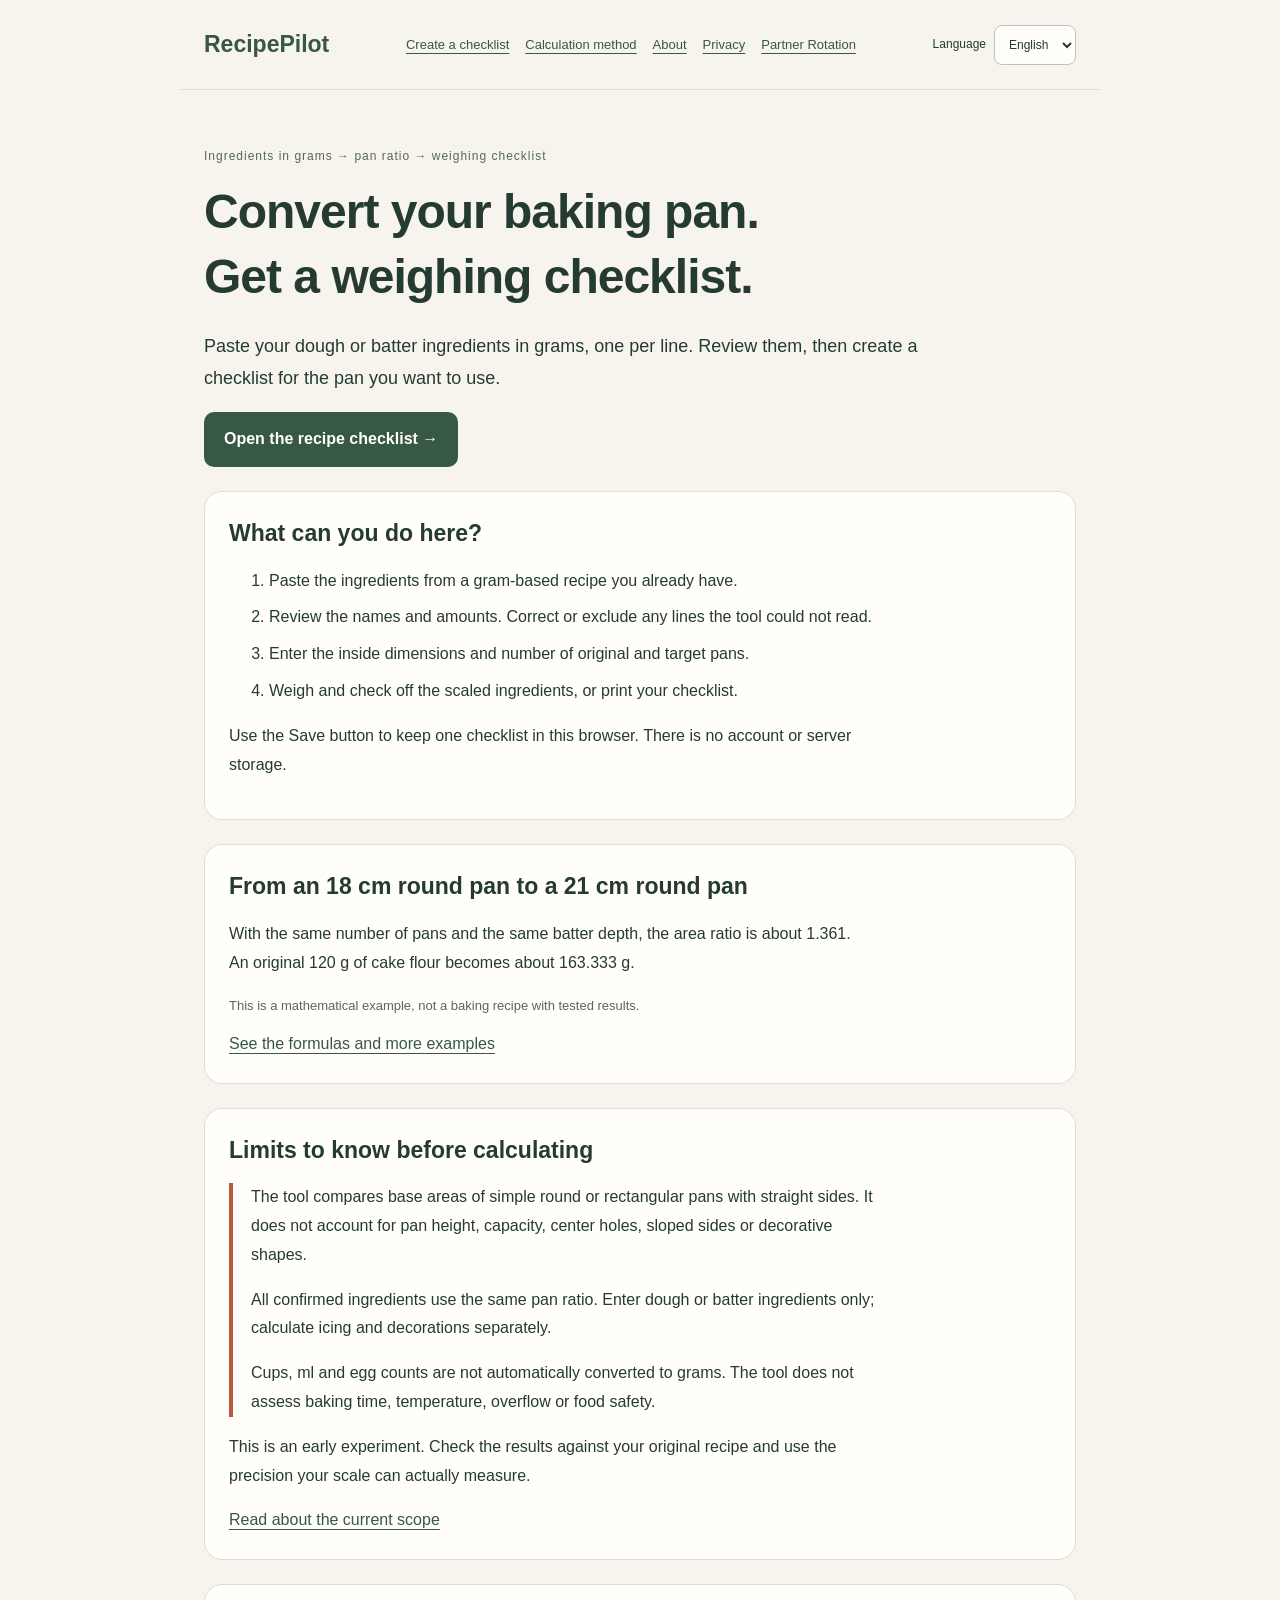
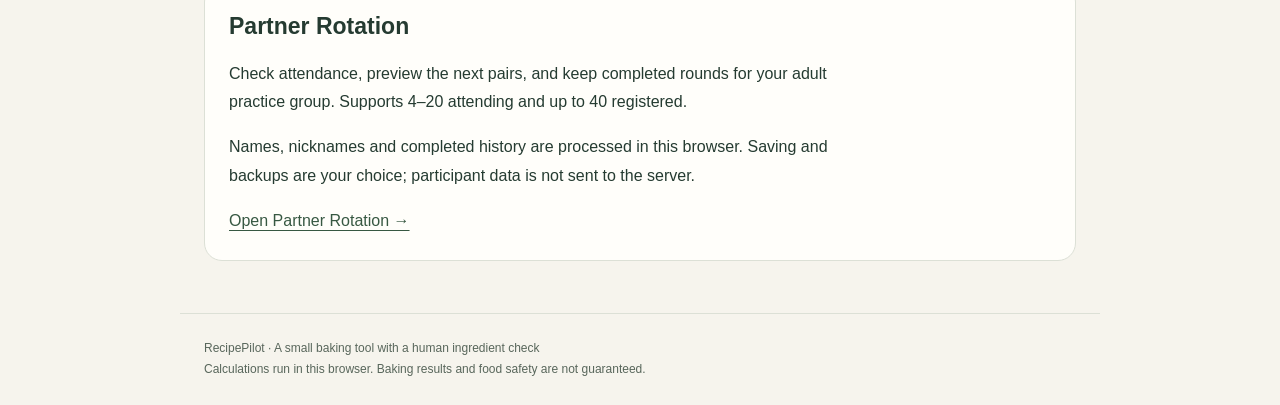
<file: index.html>
<!doctype html>
<html lang="en" data-i18n-pending>
<head>
<meta charset="utf-8">
<meta name="viewport" content="width=device-width, initial-scale=1">
<meta http-equiv="Content-Security-Policy" content="default-src &#x27;none&#x27;; script-src &#x27;self&#x27;; style-src &#x27;self&#x27;; img-src &#x27;self&#x27; data:; connect-src &#x27;none&#x27;; base-uri &#x27;none&#x27;; form-action &#x27;none&#x27;; object-src &#x27;none&#x27;">
<title data-ko-text="베이킹 틀 변환과 계량 준비표 · 한 틀 더">Pan conversion and weighing checklist · RecipePilot</title>
<meta name="description" content="Paste and review your gram-based recipe. Convert round or rectangular pans and create a weighing checklist in your browser, in English or Korean." data-ko-content="그램 레시피를 붙여넣고 확인하세요. 원형·사각형 틀을 바꾸면 계량 체크리스트를 만들 수 있는 한국어·영어 브라우저 도구입니다.">
<meta name="google-adsense-account" content="ca-pub-1573880695177219">
<meta name="google-site-verification" content="N0vVb2ErxH9vl_fBXndFGQjn-3DtnKGVKy-gOBbNkzk">
<link rel="canonical" href="https://recipepilot-snbow.duckdns.org/">
<link rel="stylesheet" href="/assets/site.css">
<script src="/tools/recipe-prep/app.js" defer></script>
</head>
<body>
<p class="locale-fallback locale-load-fallback" role="status"><span data-ko-text="일부 기능을 아직 불러오지 못했어요. 아래 본문은 읽을 수 있습니다. 기능을 계속 사용할 수 없다면 페이지를 새로고침하거나">Some features have not finished loading. You can read the page below. If controls stay unavailable, reload this page or read the</span> <a href="/calculation-method/"><span data-ko-text="계산 방식 안내를 읽어 주세요.">calculation guide.</span></a></p>
<noscript><p class="locale-fallback">Language switching needs JavaScript. This page is available in English.</p></noscript>
<header class="simple-header"><a class="simple-brand" href="/"><span data-ko-text="한 틀 더">RecipePilot</span></a><nav aria-label="Site navigation" data-ko-aria-label="사이트 안내"><a href="/tools/recipe-prep/"><span data-ko-text="준비표 만들기">Create a checklist</span></a><a href="/calculation-method/"><span data-ko-text="계산 방식">Calculation method</span></a><a href="/about/"><span data-ko-text="도구 소개">About</span></a><a href="/privacy/"><span data-ko-text="개인정보 안내">Privacy</span></a><a href="/tools/partner-rotation/"><span data-ko-text="모임 짝 배정">Partner Rotation</span></a></nav><div class="language-control"><label for="site-language">Language</label><select id="site-language" aria-label="Language"><option value="en" lang="en" selected>English</option><option value="ko" lang="ko">한국어</option></select></div></header>
<main class="simple-main"><p class="eyebrow-copy"><span data-ko-text="그램 반죽 재료 → 틀 배율 → 계량 준비표">Ingredients in grams → pan ratio → weighing checklist</span></p>
<h1><span data-ko-text="베이킹 틀 변환부터,">Convert your baking pan.</span><br><span data-ko-text="그램 계량 준비표까지.">Get a weighing checklist.</span></h1>
<p class="lede"><span data-ko-text="그램으로 적힌 반죽 재료를 한 줄씩 붙여넣고 확인한 뒤, 이번에 쓸 틀에 맞춰 준비표를 만드세요.">Paste your dough or batter ingredients in grams, one per line. Review them, then create a checklist for the pan you want to use.</span></p>
<a class="cta-link" href="/tools/recipe-prep/"><span data-ko-text="레시피 준비표 열기 →">Open the recipe checklist →</span></a>
<section><h2><span data-ko-text="어떤 작업에 도움이 되나요?">What can you do here?</span></h2><ol><li><span data-ko-text="이미 갖고 있는 그램 레시피의 재료를 붙여넣습니다.">Paste the ingredients from a gram-based recipe you already have.</span></li><li><span data-ko-text="읽어 온 이름과 수치를 확인하고, 해석하지 못한 줄을 직접 고치거나 제외합니다.">Review the names and amounts. Correct or exclude any lines the tool could not read.</span></li><li><span data-ko-text="원래 틀과 목표 틀의 안쪽 치수·개수를 입력합니다.">Enter the inside dimensions and number of original and target pans.</span></li><li><span data-ko-text="환산된 재료를 계량하며 체크하거나 준비표를 인쇄합니다.">Weigh and check off the scaled ingredients, or print your checklist.</span></li></ol><p><span data-ko-text="저장 버튼을 누르면 이 브라우저에 준비표 1개를 보관합니다. 계정이나 서버 저장은 없습니다.">Use the Save button to keep one checklist in this browser. There is no account or server storage.</span></p></section>
<section><h2><span data-ko-text="18cm 원형에서 21cm 원형으로">From an 18 cm round pan to a 21 cm round pan</span></h2><p><span data-ko-text="원래 틀과 목표 틀의 개수가 같고 반죽 깊이도 같다고 가정하면, 면적 배율은 약 1.361입니다. 원래 박력분 120g은 약 163.333g으로 계산됩니다.">With the same number of pans and the same batter depth, the area ratio is about 1.361. An original 120 g of cake flour becomes about 163.333 g.</span></p><p class="note"><span data-ko-text="수학을 설명하기 위한 예입니다. 완성품 품질을 검증한 베이킹 레시피가 아닙니다.">This is a mathematical example, not a baking recipe with tested results.</span></p><a href="/calculation-method/"><span data-ko-text="공식과 다른 예 보기">See the formulas and more examples</span></a></section>
<section><h2><span data-ko-text="계산 전에 알아둘 제한">Limits to know before calculating</span></h2><div class="limit-box"><p><span data-ko-text="옆면이 곧은 단순 원형·사각형 틀을 대상으로 바닥 면적을 비교합니다. 틀 높이와 용량, 가운데 구멍, 경사와 굴곡은 계산하지 않습니다.">The tool compares base areas of simple round or rectangular pans with straight sides. It does not account for pan height, capacity, center holes, sloped sides or decorative shapes.</span></p><p><span data-ko-text="확인한 재료는 모두 같은 틀 배율로 환산합니다. 반죽 재료만 넣고, 아이싱·장식의 양은 별도로 계산하세요.">All confirmed ingredients use the same pan ratio. Enter dough or batter ingredients only; calculate icing and decorations separately.</span></p><p><span data-ko-text="컵·ml·달걀 개수는 그램으로 자동 환산하지 않습니다. 굽는 시간·온도, 반죽 넘침, 식품 안전은 판단하지 않습니다.">Cups, ml and egg counts are not automatically converted to grams. The tool does not assess baking time, temperature, overflow or food safety.</span></p></div><p><span data-ko-text="도구는 초기 실험 단계입니다. 계산 결과와 레시피 원문을 직접 확인하고 실제 저울의 정밀도에 맞춰 사용해 주세요.">This is an early experiment. Check the results against your original recipe and use the precision your scale can actually measure.</span></p><a href="/about/"><span data-ko-text="도구의 현재 범위 읽기">Read about the current scope</span></a></section><section><h2><span data-ko-text="모임 짝 배정">Partner Rotation</span></h2><p><span data-ko-text="성인 연습 모임의 참석을 확인하고 다음 짝을 미리 본 뒤 완료 기록을 이어 가세요. 오늘 참석 4–20명, 등록은 최대 40명입니다.">Check attendance, preview the next pairs, and keep completed rounds for your adult practice group. Supports 4–20 attending and up to 40 registered.</span></p><p><span data-ko-text="이름·별명과 완료 이력은 이 브라우저에서 처리합니다. 저장과 백업은 직접 선택하며 서버로 참가자 정보를 보내지 않습니다.">Names, nicknames and completed history are processed in this browser. Saving and backups are your choice; participant data is not sent to the server.</span></p><a class="detail-link" href="/tools/partner-rotation/"><span data-ko-text="모임 짝 배정 열기 →">Open Partner Rotation →</span></a></section></main>
<footer class="simple-footer"><p><span data-ko-text="한 틀 더 · 그램 재료를 직접 확인하는 작은 베이킹 도구">RecipePilot · A small baking tool with a human ingredient check</span><br><span data-ko-text="계산은 이 브라우저에서 이루어집니다. 굽는 결과와 식품 안전을 보장하지 않습니다.">Calculations run in this browser. Baking results and food safety are not guaranteed.</span></p></footer>
</body>
</html>
</file>
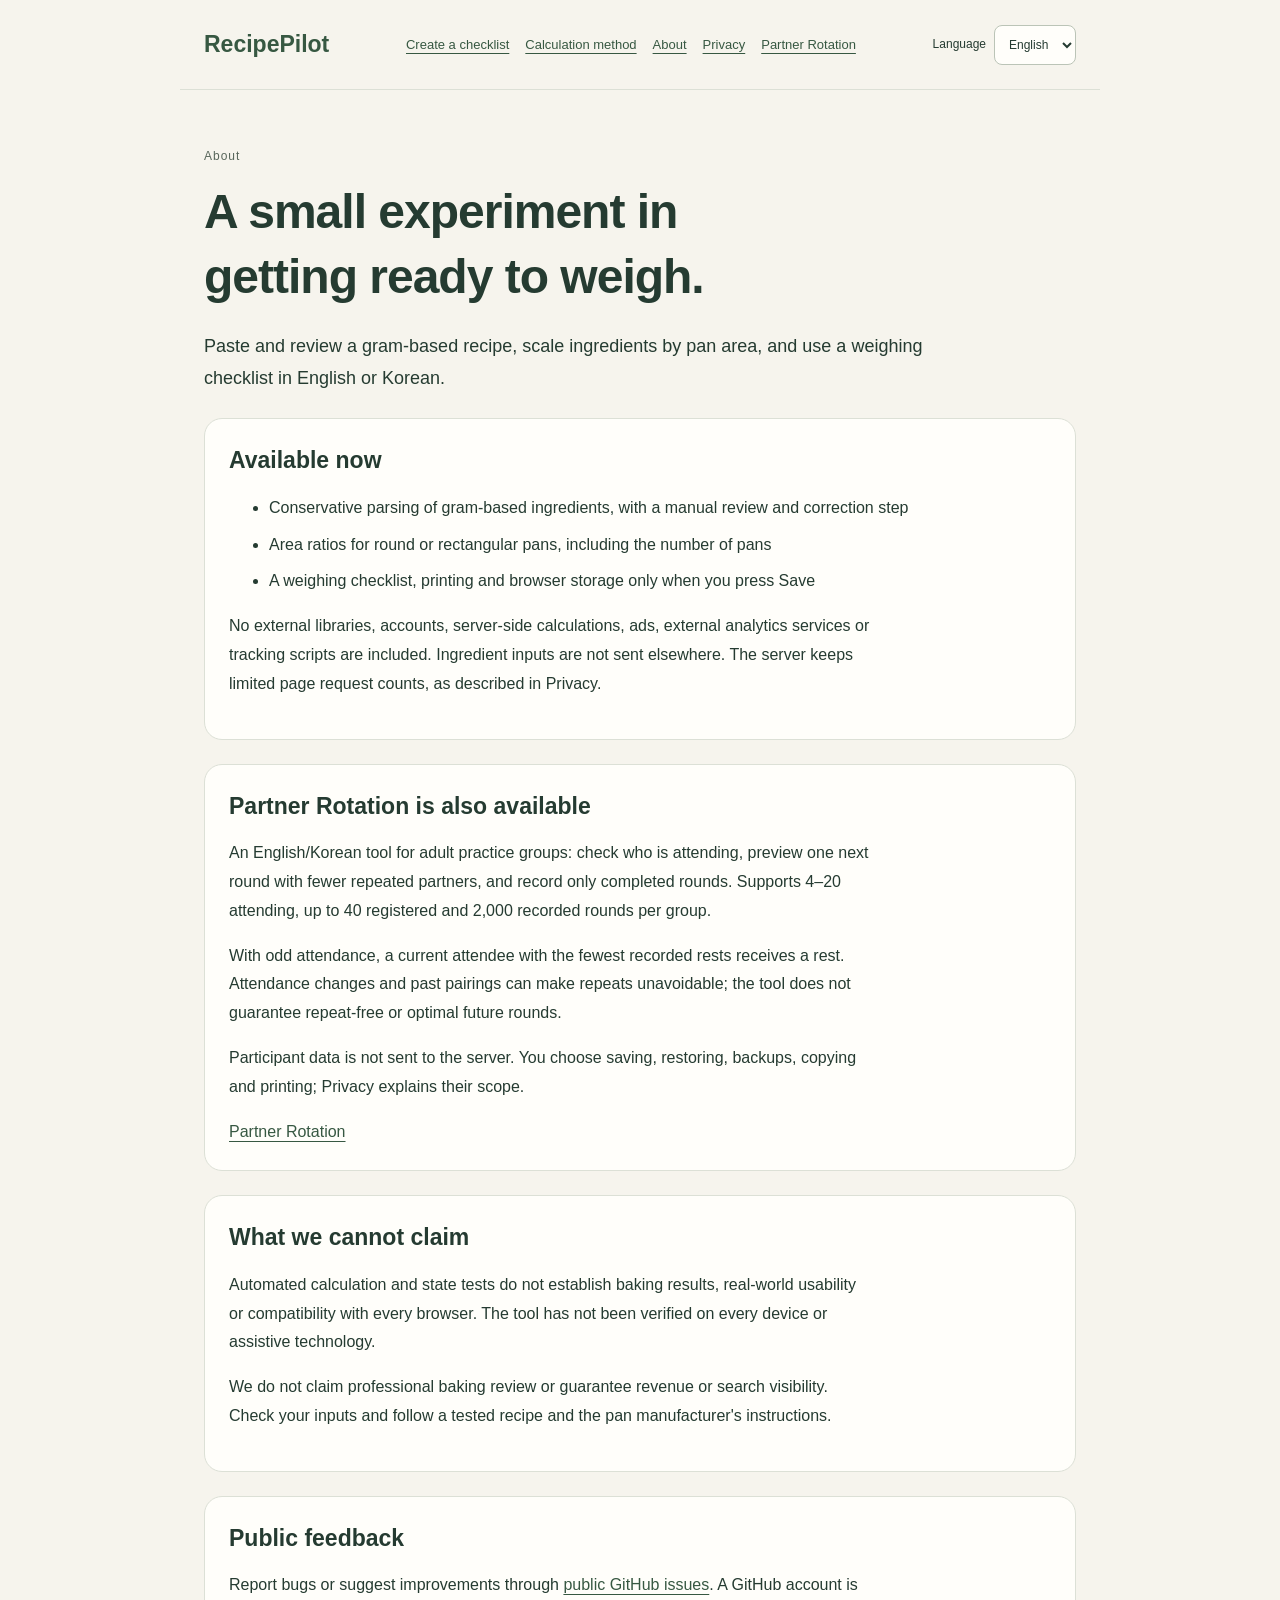
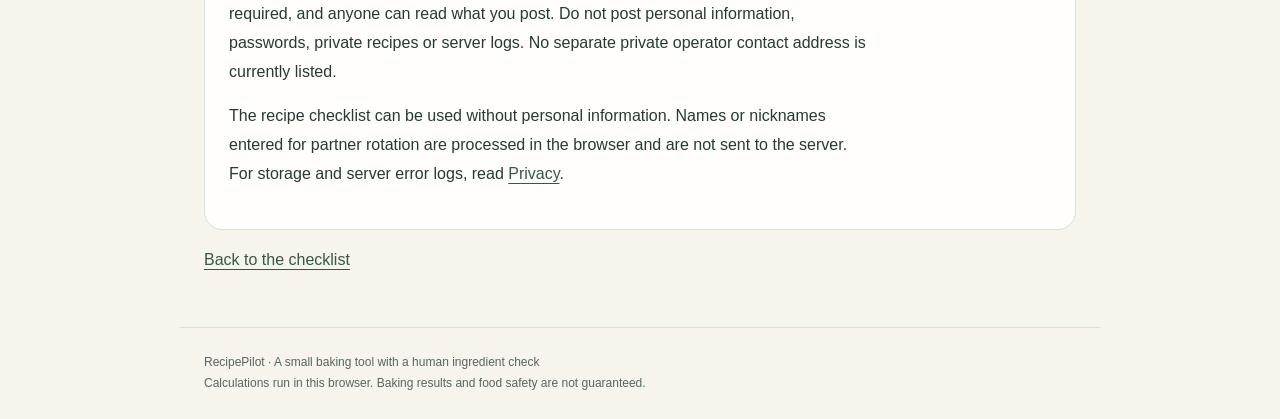
<file: about/index.html>
<!doctype html>
<html lang="en" data-i18n-pending>
<head>
<meta charset="utf-8">
<meta name="viewport" content="width=device-width, initial-scale=1">
<meta http-equiv="Content-Security-Policy" content="default-src &#x27;none&#x27;; script-src &#x27;self&#x27;; style-src &#x27;self&#x27;; img-src &#x27;self&#x27; data:; connect-src &#x27;none&#x27;; base-uri &#x27;none&#x27;; form-action &#x27;none&#x27;; object-src &#x27;none&#x27;">
<title data-ko-text="도구 소개 · 한 틀 더">About · RecipePilot</title>
<meta name="description" content="Learn about RecipePilot, its current features, validation limits and public feedback channel." data-ko-content="한 틀 더의 기능, 현재 범위, 검증 한계와 공개 피드백 경로를 안내합니다.">
<meta name="google-adsense-account" content="ca-pub-1573880695177219">
<link rel="canonical" href="https://recipepilot-snbow.duckdns.org/about/">
<link rel="stylesheet" href="/assets/site.css">
<script src="/tools/recipe-prep/app.js" defer></script>
</head>
<body>
<p class="locale-fallback locale-load-fallback" role="status"><span data-ko-text="일부 기능을 아직 불러오지 못했어요. 아래 본문은 읽을 수 있습니다. 기능을 계속 사용할 수 없다면 페이지를 새로고침하거나">Some features have not finished loading. You can read the page below. If controls stay unavailable, reload this page or read the</span> <a href="/calculation-method/"><span data-ko-text="계산 방식 안내를 읽어 주세요.">calculation guide.</span></a></p>
<noscript><p class="locale-fallback">Language switching needs JavaScript. This page is available in English.</p></noscript>
<header class="simple-header"><a class="simple-brand" href="/"><span data-ko-text="한 틀 더">RecipePilot</span></a><nav aria-label="Site navigation" data-ko-aria-label="사이트 안내"><a href="/tools/recipe-prep/"><span data-ko-text="준비표 만들기">Create a checklist</span></a><a href="/calculation-method/"><span data-ko-text="계산 방식">Calculation method</span></a><a href="/about/"><span data-ko-text="도구 소개">About</span></a><a href="/privacy/"><span data-ko-text="개인정보 안내">Privacy</span></a><a href="/tools/partner-rotation/"><span data-ko-text="모임 짝 배정">Partner Rotation</span></a></nav><div class="language-control"><label for="site-language">Language</label><select id="site-language" aria-label="Language"><option value="en" lang="en" selected>English</option><option value="ko" lang="ko">한국어</option></select></div></header>
<main class="simple-main"><p class="eyebrow-copy"><span data-ko-text="도구 소개">About</span></p><h1><span data-ko-text="한 틀 더는 작은">A small experiment in</span><br><span data-ko-text="계량 준비 실험입니다.">getting ready to weigh.</span></h1>
<p class="lede"><span data-ko-text="그램 레시피를 붙여넣고 직접 확인한 뒤, 틀 면적에 맞게 재료를 환산하고 계량 체크리스트로 쓰는 한국어·영어 도구입니다.">Paste and review a gram-based recipe, scale ingredients by pan area, and use a weighing checklist in English or Korean.</span></p>
<section><h2><span data-ko-text="지금 제공하는 기능">Available now</span></h2><ul><li><span data-ko-text="그램 재료의 보수적인 자동 해석과 사람이 확인하는 수정 단계">Conservative parsing of gram-based ingredients, with a manual review and correction step</span></li><li><span data-ko-text="원형·사각형 틀과 틀 개수의 면적 비율 계산">Area ratios for round or rectangular pans, including the number of pans</span></li><li><span data-ko-text="계량 체크, 인쇄, 버튼을 눌렀을 때만 이루어지는 브라우저 저장">A weighing checklist, printing and browser storage only when you press Save</span></li></ul><p><span data-ko-text="외부 라이브러리, 계정, 서버 계산, 광고, 외부 분석 서비스·추적 스크립트를 넣지 않았습니다. 재료 입력을 외부로 보내는 기능도 없습니다. 서버에서는 제한된 페이지 요청 수를 집계하며, 자세한 내용은 개인정보 안내에서 설명합니다.">No external libraries, accounts, server-side calculations, ads, external analytics services or tracking scripts are included. Ingredient inputs are not sent elsewhere. The server keeps limited page request counts, as described in Privacy.</span></p></section>
<section><h2><span data-ko-text="모임 짝 배정도 제공합니다">Partner Rotation is also available</span></h2><p><span data-ko-text="성인 연습 모임에서 오늘 참석자를 확인하고, 이전에 만난 짝의 반복이 적은 다음 한 라운드를 미리 본 뒤 끝난 라운드만 기록하는 한국어·영어 도구입니다. 참석은 4–20명, 등록은 최대 40명이며 한 모임에 최대 2,000라운드를 기록합니다.">An English/Korean tool for adult practice groups: check who is attending, preview one next round with fewer repeated partners, and record only completed rounds. Supports 4–20 attending, up to 40 registered and 2,000 recorded rounds per group.</span></p><p><span data-ko-text="홀수 참석에서는 현재 참석자의 누적 휴식이 가장 적은 사람에게 휴식을 배정합니다. 참석 변화와 과거 배정 때문에 반복이 생길 수 있으며 미래 모든 라운드의 무반복·최적 결과를 보장하지 않습니다.">With odd attendance, a current attendee with the fewest recorded rests receives a rest. Attendance changes and past pairings can make repeats unavoidable; the tool does not guarantee repeat-free or optimal future rounds.</span></p><p><span data-ko-text="참가자 정보는 서버로 전송하지 않습니다. 저장·복원·백업·복사·인쇄는 사용자가 선택하며 개인정보 안내에서 그 범위를 설명합니다.">Participant data is not sent to the server. You choose saving, restoring, backups, copying and printing; Privacy explains their scope.</span></p><a href="/tools/partner-rotation/"><span data-ko-text="모임 짝 배정">Partner Rotation</span></a></section><section><h2><span data-ko-text="아직 말할 수 없는 것">What we cannot claim</span></h2><p><span data-ko-text="계산과 상태 관리에 대한 자동 테스트는 베이킹 결과, 실제 사용성, 모든 브라우저 호환성을 입증하지 않습니다. 모든 실기기와 보조기술에서 검증한 상태도 아닙니다.">Automated calculation and state tests do not establish baking results, real-world usability or compatibility with every browser. The tool has not been verified on every device or assistive technology.</span></p><p><span data-ko-text="제과 전문가의 검토를 받았다는 주장이나 수익·검색 노출 보장은 하지 않습니다. 입력을 확인하고, 검증된 레시피와 틀 제조사의 주의사항을 함께 따르세요.">We do not claim professional baking review or guarantee revenue or search visibility. Check your inputs and follow a tested recipe and the pan manufacturer&#x27;s instructions.</span></p></section>
<section><h2><span data-ko-text="공개 피드백">Public feedback</span></h2><p><span data-ko-text="기능 오류나 개선 제안은">Report bugs or suggest improvements through</span> <a href="https://github.com/Sn-bow/korea-web-tools/issues" rel="noreferrer" referrerpolicy="no-referrer"><span data-ko-text="공개 GitHub 이슈">public GitHub issues</span></a><span data-ko-text="에 남길 수 있습니다. GitHub 계정이 필요하며 게시한 내용은 누구나 읽을 수 있습니다. 개인정보, 비밀번호, 비공개 레시피나 서버 로그를 올리지 마세요. 별도의 비공개 운영자 문의 주소는 현재 안내하지 않습니다.">. A GitHub account is required, and anyone can read what you post. Do not post personal information, passwords, private recipes or server logs. No separate private operator contact address is currently listed.</span></p><p><span data-ko-text="레시피 준비표는 개인정보 없이 사용할 수 있습니다. 짝 배정에 입력한 이름·별명은 브라우저 안에서 처리하며 서버로 보내지 않습니다. 저장 방식과 서버 오류 기록은">The recipe checklist can be used without personal information. Names or nicknames entered for partner rotation are processed in the browser and are not sent to the server. For storage and server error logs, read</span> <a href="/privacy/"><span data-ko-text="개인정보 안내">Privacy</span></a><span data-ko-text="를 읽어 주세요.">.</span></p></section>
<a class="detail-link" href="/tools/recipe-prep/"><span data-ko-text="준비표 만들기로 돌아가기">Back to the checklist</span></a></main>
<footer class="simple-footer"><p><span data-ko-text="한 틀 더 · 그램 재료를 직접 확인하는 작은 베이킹 도구">RecipePilot · A small baking tool with a human ingredient check</span><br><span data-ko-text="계산은 이 브라우저에서 이루어집니다. 굽는 결과와 식품 안전을 보장하지 않습니다.">Calculations run in this browser. Baking results and food safety are not guaranteed.</span></p></footer>
</body>
</html>
</file>
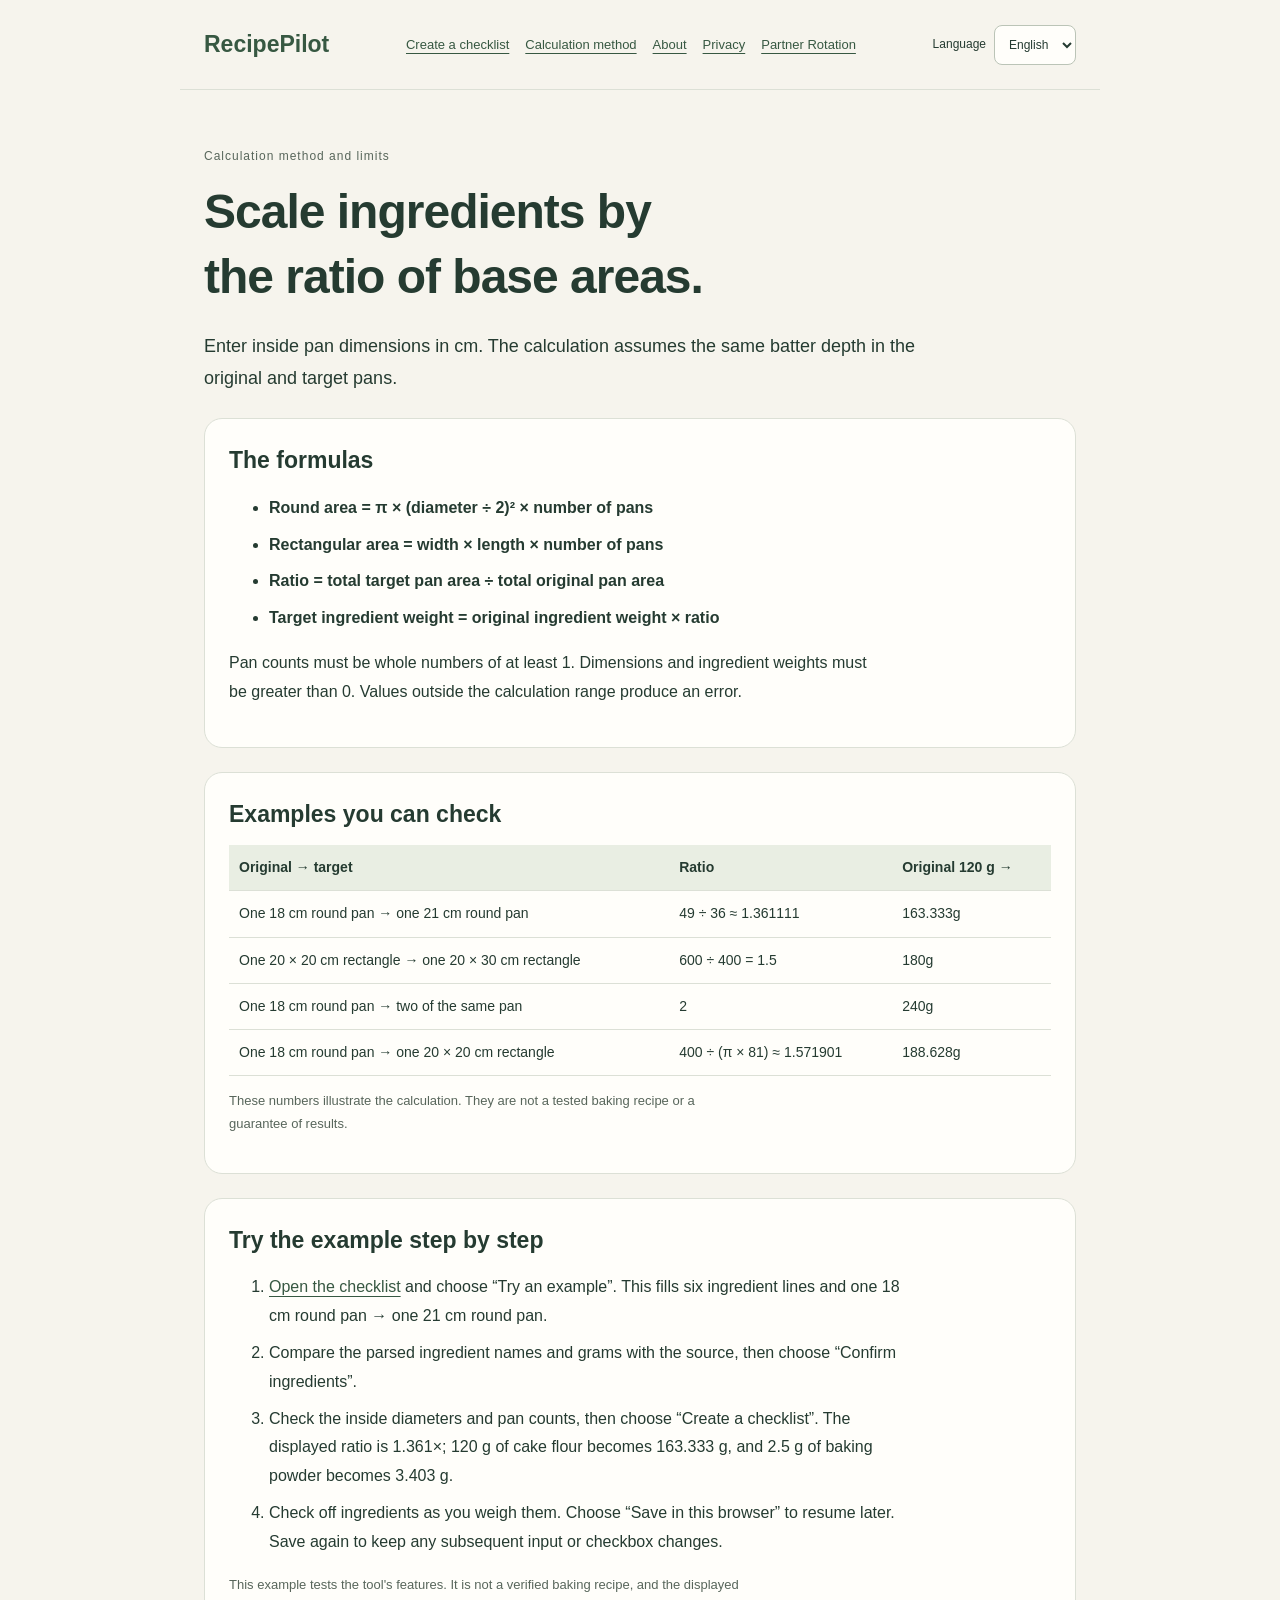
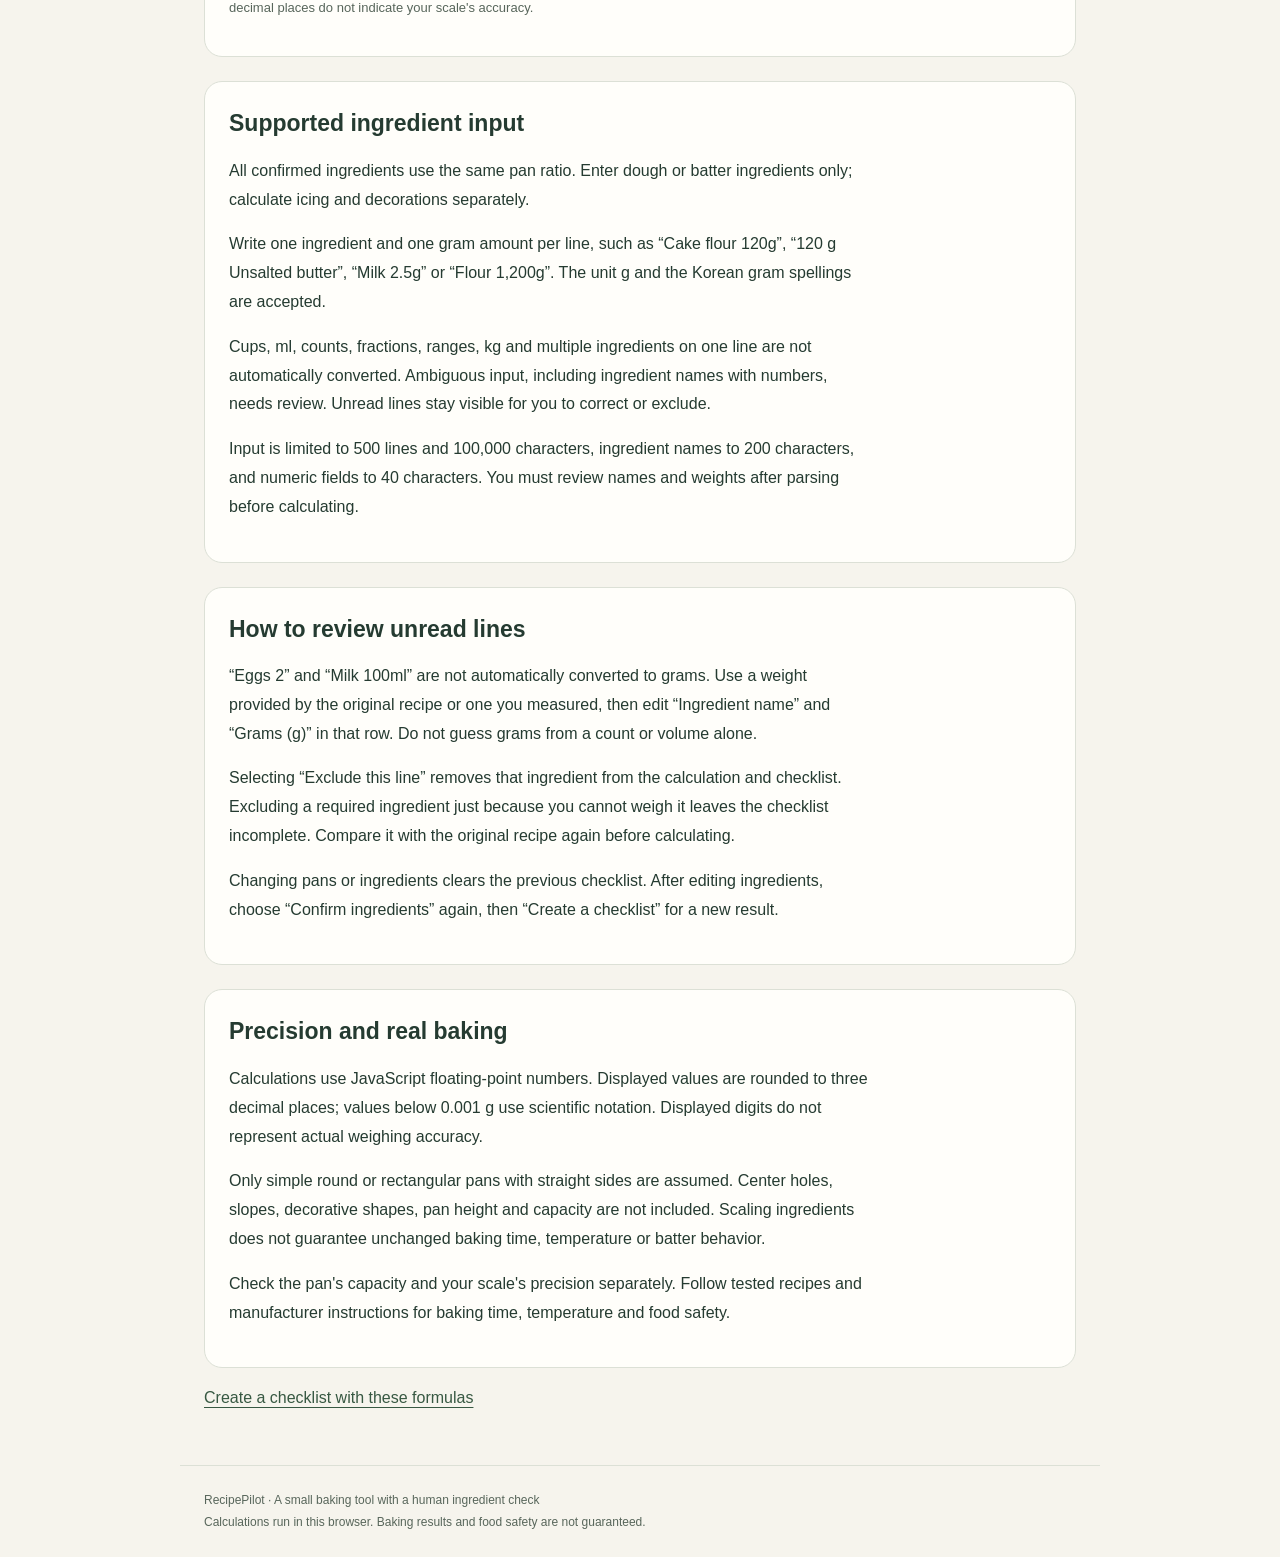
<file: calculation-method/index.html>
<!doctype html>
<html lang="en" data-i18n-pending>
<head>
<meta charset="utf-8">
<meta name="viewport" content="width=device-width, initial-scale=1">
<meta http-equiv="Content-Security-Policy" content="default-src &#x27;none&#x27;; script-src &#x27;self&#x27;; style-src &#x27;self&#x27;; img-src &#x27;self&#x27; data:; connect-src &#x27;none&#x27;; base-uri &#x27;none&#x27;; form-action &#x27;none&#x27;; object-src &#x27;none&#x27;">
<title data-ko-text="틀 면적과 재료 환산 계산 방식 · 한 틀 더">Pan area and ingredient scaling · RecipePilot</title>
<meta name="description" content="See the round and rectangular pan formulas, pan-count ratios, ingredient examples in grams and calculation limits." data-ko-content="원형과 사각형 틀의 바닥 면적, 틀 개수를 반영한 배율, 그램 재료 환산 예와 제한을 설명합니다.">
<meta name="google-adsense-account" content="ca-pub-1573880695177219">
<link rel="canonical" href="https://recipepilot-snbow.duckdns.org/calculation-method/">
<link rel="stylesheet" href="/assets/site.css">
<script src="/tools/recipe-prep/app.js" defer></script>
</head>
<body>
<p class="locale-fallback locale-load-fallback" role="status"><span data-ko-text="일부 기능을 아직 불러오지 못했어요. 아래 본문은 읽을 수 있습니다. 기능을 계속 사용할 수 없다면 페이지를 새로고침하거나">Some features have not finished loading. You can read the page below. If controls stay unavailable, reload this page or read the</span> <a href="/calculation-method/"><span data-ko-text="계산 방식 안내를 읽어 주세요.">calculation guide.</span></a></p>
<noscript><p class="locale-fallback">Language switching needs JavaScript. This page is available in English.</p></noscript>
<header class="simple-header"><a class="simple-brand" href="/"><span data-ko-text="한 틀 더">RecipePilot</span></a><nav aria-label="Site navigation" data-ko-aria-label="사이트 안내"><a href="/tools/recipe-prep/"><span data-ko-text="준비표 만들기">Create a checklist</span></a><a href="/calculation-method/"><span data-ko-text="계산 방식">Calculation method</span></a><a href="/about/"><span data-ko-text="도구 소개">About</span></a><a href="/privacy/"><span data-ko-text="개인정보 안내">Privacy</span></a><a href="/tools/partner-rotation/"><span data-ko-text="모임 짝 배정">Partner Rotation</span></a></nav><div class="language-control"><label for="site-language">Language</label><select id="site-language" aria-label="Language"><option value="en" lang="en" selected>English</option><option value="ko" lang="ko">한국어</option></select></div></header>
<main class="simple-main"><p class="eyebrow-copy"><span data-ko-text="계산 방식과 제한">Calculation method and limits</span></p><h1><span data-ko-text="바닥 면적의 비율로">Scale ingredients by</span><br><span data-ko-text="재료를 환산합니다.">the ratio of base areas.</span></h1>
<p class="lede"><span data-ko-text="틀 안쪽 치수를 cm로 입력합니다. 원래 틀과 목표 틀에서 반죽 깊이가 같다는 가정입니다.">Enter inside pan dimensions in cm. The calculation assumes the same batter depth in the original and target pans.</span></p>
<section><h2><span data-ko-text="사용하는 공식">The formulas</span></h2><ul class="formula"><li><span data-ko-text="원형 면적 = π × (지름 ÷ 2)² × 틀 개수">Round area = π × (diameter ÷ 2)² × number of pans</span></li><li><span data-ko-text="사각형 면적 = 가로 × 세로 × 틀 개수">Rectangular area = width × length × number of pans</span></li><li><span data-ko-text="배율 = 목표 틀 총면적 ÷ 원래 틀 총면적">Ratio = total target pan area ÷ total original pan area</span></li><li><span data-ko-text="목표 재료 무게 = 원래 재료 무게 × 배율">Target ingredient weight = original ingredient weight × ratio</span></li></ul><p><span data-ko-text="틀 개수는 1 이상의 정수여야 하고, 치수와 재료 무게는 0보다 커야 합니다. 계산 범위를 벗어나는 값은 오류로 처리합니다.">Pan counts must be whole numbers of at least 1. Dimensions and ingredient weights must be greater than 0. Values outside the calculation range produce an error.</span></p></section>
<section><h2><span data-ko-text="직접 확인할 수 있는 예">Examples you can check</span></h2><div class="table-scroll"><table><thead><tr><th scope="col"><span data-ko-text="원래 → 목표">Original → target</span></th><th scope="col"><span data-ko-text="배율">Ratio</span></th><th scope="col"><span data-ko-text="원래 120g →">Original 120 g →</span></th></tr></thead><tbody><tr><td><span data-ko-text="원형 18cm 1개 → 원형 21cm 1개">One 18 cm round pan → one 21 cm round pan</span></td><td>49 ÷ 36 ≈ 1.361111</td><td>163.333g</td></tr><tr><td><span data-ko-text="사각형 20 × 20cm 1개 → 20 × 30cm 1개">One 20 × 20 cm rectangle → one 20 × 30 cm rectangle</span></td><td>600 ÷ 400 = 1.5</td><td>180g</td></tr><tr><td><span data-ko-text="원형 18cm 1개 → 같은 틀 2개">One 18 cm round pan → two of the same pan</span></td><td>2</td><td>240g</td></tr><tr><td><span data-ko-text="원형 18cm 1개 → 사각형 20 × 20cm 1개">One 18 cm round pan → one 20 × 20 cm rectangle</span></td><td>400 ÷ (π × 81) ≈ 1.571901</td><td>188.628g</td></tr></tbody></table></div><p class="note"><span data-ko-text="계산 방식 설명용 수치입니다. 검증된 베이킹 레시피나 결과 보장이 아닙니다.">These numbers illustrate the calculation. They are not a tested baking recipe or a guarantee of results.</span></p></section>
<section><h2><span data-ko-text="예제로 직접 따라 해 보기">Try the example step by step</span></h2><ol><li><a href="/tools/recipe-prep/"><span data-ko-text="준비표 도구">Open the checklist</span></a><span data-ko-text="에서 “예제로 시작”을 누릅니다. 재료 6줄과 원형 18cm 1개 → 21cm 1개가 채워집니다."> and choose “Try an example”. This fills six ingredient lines and one 18 cm round pan → one 21 cm round pan.</span></li><li><span data-ko-text="읽어 온 재료 이름과 그램 수를 원문과 비교한 뒤 “이 재료로 확인”을 누릅니다.">Compare the parsed ingredient names and grams with the source, then choose “Confirm ingredients”.</span></li><li><span data-ko-text="틀의 안쪽 지름과 개수를 확인하고 “준비표 만들기”를 누릅니다. 배율은 1.361배, 박력분 120g은 163.333g, 베이킹파우더 2.5g은 3.403g으로 표시됩니다.">Check the inside diameters and pan counts, then choose “Create a checklist”. The displayed ratio is 1.361×; 120 g of cake flour becomes 163.333 g, and 2.5 g of baking powder becomes 3.403 g.</span></li><li><span data-ko-text="재료를 계량하며 체크합니다. 다음에 이어 쓰려면 “이 브라우저에 저장”을 누릅니다. 저장 뒤 바꾼 체크와 입력은 다시 저장해야 남습니다.">Check off ingredients as you weigh them. Choose “Save in this browser” to resume later. Save again to keep any subsequent input or checkbox changes.</span></li></ol><p class="note"><span data-ko-text="기능 확인용 예제입니다. 실제 굽기용 레시피로 검증하지 않았으며, 표시 자릿수가 저울의 정밀도를 뜻하지 않습니다.">This example tests the tool&#x27;s features. It is not a verified baking recipe, and the displayed decimal places do not indicate your scale&#x27;s accuracy.</span></p></section>
<section><h2><span data-ko-text="읽어 오는 재료의 범위">Supported ingredient input</span></h2><p><span data-ko-text="확인한 재료는 모두 같은 틀 배율로 환산합니다. 반죽 재료만 넣고, 아이싱·장식의 양은 별도로 계산하세요.">All confirmed ingredients use the same pan ratio. Enter dough or batter ingredients only; calculate icing and decorations separately.</span></p><p><span data-ko-text="한 줄에 재료 하나와 그램 하나를 씁니다. “박력분 120g”, “120 g 무염 버터”, “우유 2.5그램”, “밀가루 1,200g”처럼 입력할 수 있습니다. g·그램·그람 표기를 읽습니다.">Write one ingredient and one gram amount per line, such as “Cake flour 120g”, “120 g Unsalted butter”, “Milk 2.5g” or “Flour 1,200g”. The unit g and the Korean gram spellings are accepted.</span></p><p><span data-ko-text="컵·ml·개수, 분수, 범위, kg, 여러 재료를 한 줄에 쓴 경우는 자동 환산하지 않습니다. 숫자가 들어간 재료명 등 애매한 입력도 확인이 필요합니다. 읽지 못한 줄은 그대로 남아 있으며 직접 고치거나 제외해야 합니다.">Cups, ml, counts, fractions, ranges, kg and multiple ingredients on one line are not automatically converted. Ambiguous input, including ingredient names with numbers, needs review. Unread lines stay visible for you to correct or exclude.</span></p><p><span data-ko-text="최대 500줄·100,000자, 재료 이름 200자, 숫자 입력 40자까지 받습니다. 자동 해석 뒤에는 항상 이름과 무게를 확인해야 계산합니다.">Input is limited to 500 lines and 100,000 characters, ingredient names to 200 characters, and numeric fields to 40 characters. You must review names and weights after parsing before calculating.</span></p></section>
<section><h2><span data-ko-text="읽지 못한 줄은 이렇게 확인하세요">How to review unread lines</span></h2><p><span data-ko-text="“달걀 2개”나 “우유 100ml”는 그램 수로 자동 변환하지 않습니다. 원래 레시피가 제공한 무게 또는 실제로 잰 무게를 확인한 뒤, 읽어 온 줄의 “재료 이름”과 “그램 수 (g)” 칸을 직접 고칩니다. 개수나 부피만으로 임의의 그램 수를 추정하지 마세요.">“Eggs 2” and “Milk 100ml” are not automatically converted to grams. Use a weight provided by the original recipe or one you measured, then edit “Ingredient name” and “Grams (g)” in that row. Do not guess grams from a count or volume alone.</span></p><p><span data-ko-text="“이 줄 제외”를 체크하면 그 재료는 환산과 준비표에서 빠집니다. 필요한 재료를 계량할 수 없다는 이유로 제외하면 준비표가 원래 레시피 전체를 담지 못하므로, 계산 전 원문과 다시 비교하세요.">Selecting “Exclude this line” removes that ingredient from the calculation and checklist. Excluding a required ingredient just because you cannot weigh it leaves the checklist incomplete. Compare it with the original recipe again before calculating.</span></p><p><span data-ko-text="틀이나 재료를 바꾸면 이전 준비표는 사라집니다. 재료를 고쳤다면 “이 재료로 확인”을 다시 누르고, “준비표 만들기”로 새 결과를 만드세요.">Changing pans or ingredients clears the previous checklist. After editing ingredients, choose “Confirm ingredients” again, then “Create a checklist” for a new result.</span></p></section>
<section><h2><span data-ko-text="정밀도와 실제 베이킹">Precision and real baking</span></h2><p><span data-ko-text="JavaScript 부동소수점 수로 계산하고 표시값은 소수점 셋째 자리까지 반올림합니다. 0.001g 미만은 지수로 표시합니다. 표시한 자릿수는 실제 계량 정확도를 의미하지 않습니다.">Calculations use JavaScript floating-point numbers. Displayed values are rounded to three decimal places; values below 0.001 g use scientific notation. Displayed digits do not represent actual weighing accuracy.</span></p><p><span data-ko-text="옆면이 곧은 단순 원형·사각형 틀만 가정합니다. 중심 구멍, 경사, 장식 굴곡, 틀 높이와 용량은 계산하지 않습니다. 재료가 비례해 늘어도 굽는 시간·온도와 반죽 상태가 그대로 유지된다고 보장할 수 없습니다.">Only simple round or rectangular pans with straight sides are assumed. Center holes, slopes, decorative shapes, pan height and capacity are not included. Scaling ingredients does not guarantee unchanged baking time, temperature or batter behavior.</span></p><p><span data-ko-text="틀의 최대 용량과 실제 저울의 정밀도를 따로 확인하세요. 굽는 시간·온도와 식품 안전은 검증된 레시피와 제조사 지침을 따르세요.">Check the pan&#x27;s capacity and your scale&#x27;s precision separately. Follow tested recipes and manufacturer instructions for baking time, temperature and food safety.</span></p></section>
<a class="detail-link" href="/tools/recipe-prep/"><span data-ko-text="공식으로 준비표 만들기">Create a checklist with these formulas</span></a></main>
<footer class="simple-footer"><p><span data-ko-text="한 틀 더 · 그램 재료를 직접 확인하는 작은 베이킹 도구">RecipePilot · A small baking tool with a human ingredient check</span><br><span data-ko-text="계산은 이 브라우저에서 이루어집니다. 굽는 결과와 식품 안전을 보장하지 않습니다.">Calculations run in this browser. Baking results and food safety are not guaranteed.</span></p></footer>
</body>
</html>
</file>
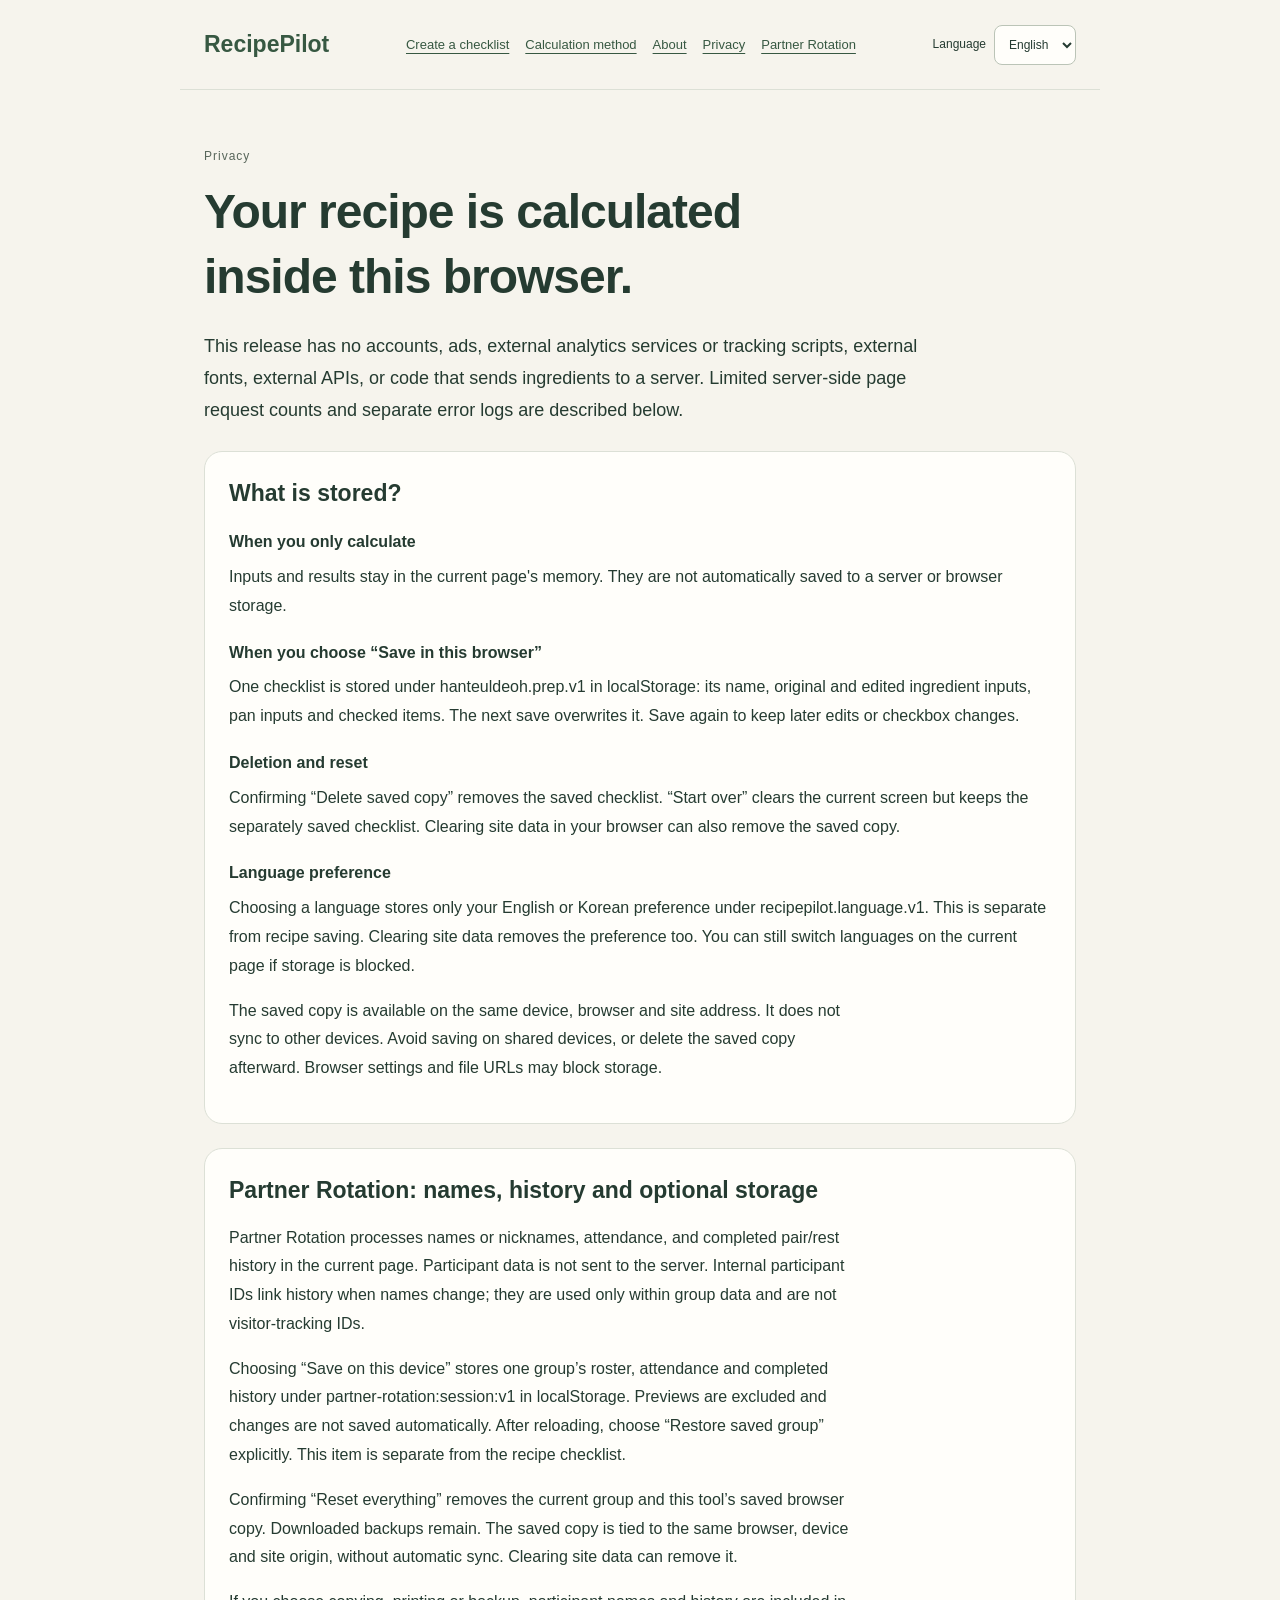
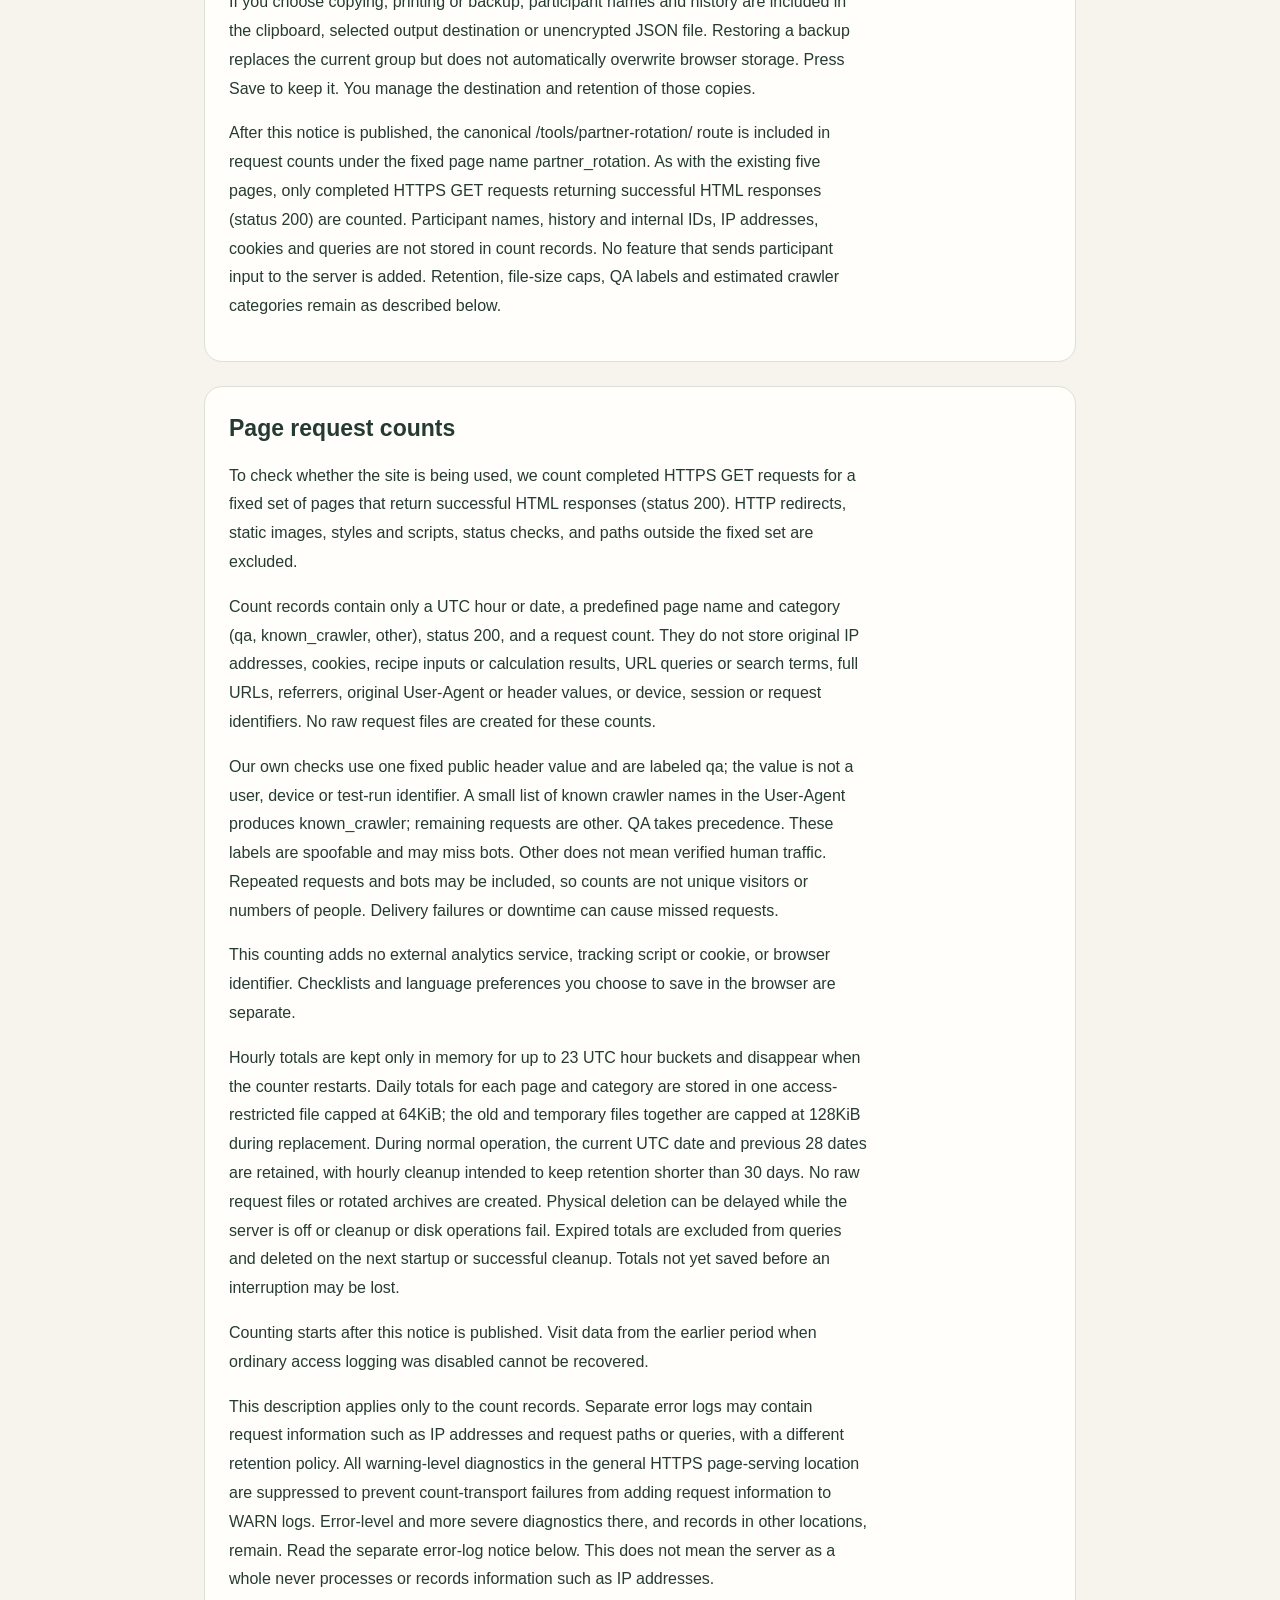
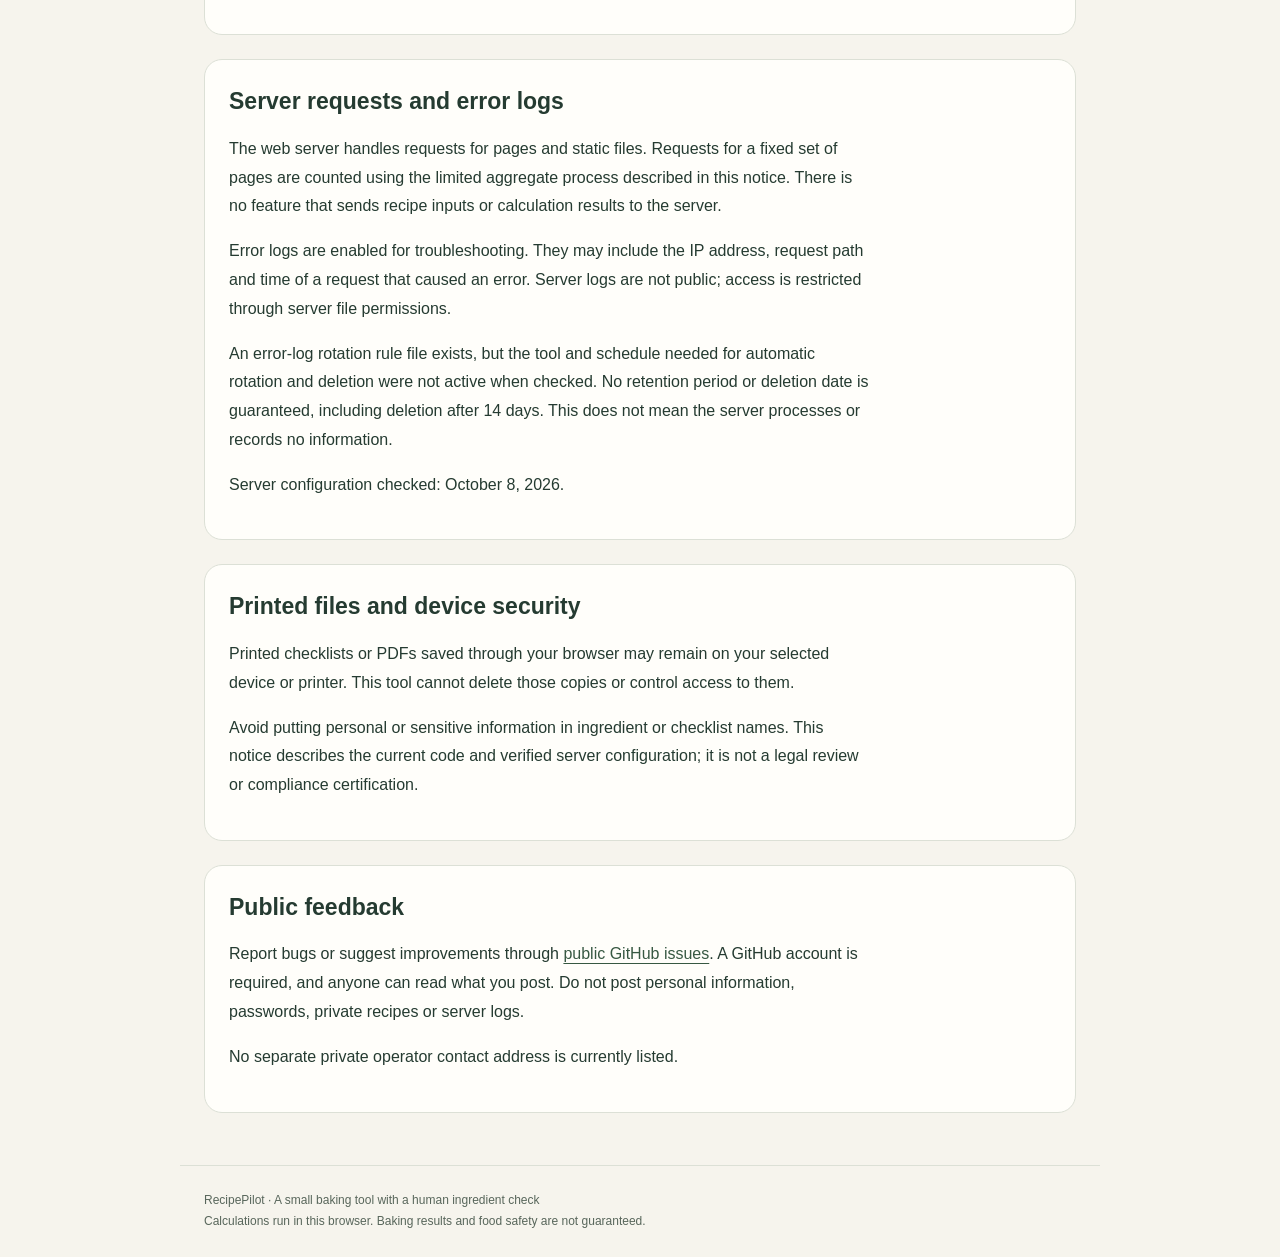
<file: privacy/index.html>
<!doctype html>
<html lang="en" data-i18n-pending>
<head>
<meta charset="utf-8">
<meta name="viewport" content="width=device-width, initial-scale=1">
<meta http-equiv="Content-Security-Policy" content="default-src &#x27;none&#x27;; script-src &#x27;self&#x27;; style-src &#x27;self&#x27;; img-src &#x27;self&#x27; data:; connect-src &#x27;none&#x27;; base-uri &#x27;none&#x27;; form-action &#x27;none&#x27;; object-src &#x27;none&#x27;">
<title data-ko-text="개인정보와 브라우저 저장 안내 · 한 틀 더">Privacy and browser storage · RecipePilot</title>
<meta name="description" content="Learn about local recipe calculations, browser storage, limited page request counts, separate error logs and public feedback." data-ko-content="브라우저 레시피 계산·저장과 제한된 페이지 요청 수 집계, 별도 오류 기록, 공개 문의 방법을 설명합니다.">
<meta name="google-adsense-account" content="ca-pub-1573880695177219">
<link rel="canonical" href="https://recipepilot-snbow.duckdns.org/privacy/">
<link rel="stylesheet" href="/assets/site.css">
<script src="/tools/recipe-prep/app.js" defer></script>
</head>
<body>
<p class="locale-fallback locale-load-fallback" role="status"><span data-ko-text="일부 기능을 아직 불러오지 못했어요. 아래 본문은 읽을 수 있습니다. 기능을 계속 사용할 수 없다면 페이지를 새로고침하거나">Some features have not finished loading. You can read the page below. If controls stay unavailable, reload this page or read the</span> <a href="/calculation-method/"><span data-ko-text="계산 방식 안내를 읽어 주세요.">calculation guide.</span></a></p>
<noscript><p class="locale-fallback">Language switching needs JavaScript. This page is available in English.</p></noscript>
<header class="simple-header"><a class="simple-brand" href="/"><span data-ko-text="한 틀 더">RecipePilot</span></a><nav aria-label="Site navigation" data-ko-aria-label="사이트 안내"><a href="/tools/recipe-prep/"><span data-ko-text="준비표 만들기">Create a checklist</span></a><a href="/calculation-method/"><span data-ko-text="계산 방식">Calculation method</span></a><a href="/about/"><span data-ko-text="도구 소개">About</span></a><a href="/privacy/"><span data-ko-text="개인정보 안내">Privacy</span></a><a href="/tools/partner-rotation/"><span data-ko-text="모임 짝 배정">Partner Rotation</span></a></nav><div class="language-control"><label for="site-language">Language</label><select id="site-language" aria-label="Language"><option value="en" lang="en" selected>English</option><option value="ko" lang="ko">한국어</option></select></div></header>
<main class="simple-main"><p class="eyebrow-copy"><span data-ko-text="개인정보 안내">Privacy</span></p><h1><span data-ko-text="입력한 레시피는">Your recipe is calculated</span><br><span data-ko-text="이 브라우저에서 계산합니다.">inside this browser.</span></h1>
<p class="lede"><span data-ko-text="이 릴리스에는 계정, 광고, 외부 분석 서비스·추적 스크립트, 외부 폰트, 외부 API, 서버로 재료를 보내는 코드가 없습니다. 서버의 제한된 페이지 요청 수 집계와 별도 오류 기록은 아래에서 설명합니다.">This release has no accounts, ads, external analytics services or tracking scripts, external fonts, external APIs, or code that sends ingredients to a server. Limited server-side page request counts and separate error logs are described below.</span></p>
<section><h2><span data-ko-text="무엇을 저장하나요?">What is stored?</span></h2><dl><dt><span data-ko-text="계산만 할 때">When you only calculate</span></dt><dd><span data-ko-text="입력과 결과는 현재 페이지의 메모리에 있습니다. 자동으로 서버나 브라우저 저장소에 저장하지 않습니다.">Inputs and results stay in the current page&#x27;s memory. They are not automatically saved to a server or browser storage.</span></dd><dt><span data-ko-text="“이 브라우저에 저장”을 누를 때">When you choose “Save in this browser”</span></dt><dd><span data-ko-text="준비표 이름, 재료 원문·수정값, 틀 입력과 체크 상태를 localStorage의 hanteuldeoh.prep.v1 항목에 준비표 1개로 보관합니다. 다음 저장은 이전 내용을 덮어씁니다. 수정·체크를 계속 보관하려면 다시 저장해야 합니다.">One checklist is stored under hanteuldeoh.prep.v1 in localStorage: its name, original and edited ingredient inputs, pan inputs and checked items. The next save overwrites it. Save again to keep later edits or checkbox changes.</span></dd><dt><span data-ko-text="삭제와 초기화">Deletion and reset</span></dt><dd><span data-ko-text="“저장본 삭제”에서 확인하면 저장 항목을 지웁니다. “처음부터 다시”는 현재 화면을 비우며 별도로 저장한 준비표는 지우지 않습니다. 브라우저의 사이트 데이터 삭제도 저장본을 지울 수 있습니다.">Confirming “Delete saved copy” removes the saved checklist. “Start over” clears the current screen but keeps the separately saved checklist. Clearing site data in your browser can also remove the saved copy.</span></dd><dt><span data-ko-text="언어 선택">Language preference</span></dt><dd><span data-ko-text="언어를 선택하면 recipepilot.language.v1 항목에 한국어 또는 영어 선택만 저장합니다. 레시피 저장과는 별개이며, 브라우저의 사이트 데이터를 지우면 이 선택도 삭제됩니다. 저장이 막혀 있어도 현재 페이지에서 언어를 바꿀 수 있습니다.">Choosing a language stores only your English or Korean preference under recipepilot.language.v1. This is separate from recipe saving. Clearing site data removes the preference too. You can still switch languages on the current page if storage is blocked.</span></dd></dl><p><span data-ko-text="같은 기기·브라우저·사이트 주소에서 접근합니다. 다른 기기로 동기화하지 않습니다. 공용 기기에서는 저장하지 않거나 사용 뒤 저장본을 삭제하세요. 브라우저 설정과 파일 URL 환경에 따라 저장이 막힐 수 있습니다.">The saved copy is available on the same device, browser and site address. It does not sync to other devices. Avoid saving on shared devices, or delete the saved copy afterward. Browser settings and file URLs may block storage.</span></p></section>
<section><h2><span data-ko-text="모임 짝 배정의 이름·이력과 선택 저장">Partner Rotation: names, history and optional storage</span></h2><p><span data-ko-text="모임 짝 배정은 이름·별명, 참석 상태, 완료한 짝·휴식 이력을 현재 페이지에서 처리하며 참가자 정보를 서버로 보내지 않습니다. 이름을 바꿔도 이력을 연결하기 위한 내부 참가자 ID는 모임 데이터 안에서만 사용하며 방문 추적용 ID가 아닙니다.">Partner Rotation processes names or nicknames, attendance, and completed pair/rest history in the current page. Participant data is not sent to the server. Internal participant IDs link history when names change; they are used only within group data and are not visitor-tracking IDs.</span></p><p><span data-ko-text="“이 기기에 저장”을 선택하면 localStorage의 partner-rotation:session:v1 항목에 모임 1개의 명단·참석·완료 이력을 저장합니다. 미리보기는 저장하지 않고 변경을 자동 저장하지 않습니다. 새로고침 후에는 “저장한 기록 복원”을 직접 선택합니다. 이 항목은 레시피 준비표와 별개입니다.">Choosing “Save on this device” stores one group’s roster, attendance and completed history under partner-rotation:session:v1 in localStorage. Previews are excluded and changes are not saved automatically. After reloading, choose “Restore saved group” explicitly. This item is separate from the recipe checklist.</span></p><p><span data-ko-text="“모두 초기화”에서 확인하면 현재 모임과 이 도구의 브라우저 저장본을 지웁니다. 내려받은 백업 파일은 지우지 않습니다. 같은 브라우저·기기·사이트 출처에서만 저장본을 사용하며 자동 동기화하지 않습니다. 사이트 데이터 삭제는 저장본도 지울 수 있습니다.">Confirming “Reset everything” removes the current group and this tool’s saved browser copy. Downloaded backups remain. The saved copy is tied to the same browser, device and site origin, without automatic sync. Clearing site data can remove it.</span></p><p><span data-ko-text="복사·인쇄·백업을 직접 선택하면 참가자 이름과 이력이 클립보드, 선택한 출력 대상 또는 암호화되지 않은 JSON 파일에 포함됩니다. 백업 파일 복원은 현재 모임을 바꾸지만 브라우저 저장본을 자동으로 덮어쓰지 않습니다. 저장하려면 다시 저장 버튼을 누르세요. 사본의 대상과 보관은 사용자가 관리합니다.">If you choose copying, printing or backup, participant names and history are included in the clipboard, selected output destination or unencrypted JSON file. Restoring a backup replaces the current group but does not automatically overwrite browser storage. Press Save to keep it. You manage the destination and retention of those copies.</span></p><p><span data-ko-text="이 안내를 공개한 뒤 정규 경로 /tools/partner-rotation/도 고정 페이지 이름 partner_rotation으로 요청 수 집계에 포함합니다. 기존 다섯 페이지와 같은 완료된 HTTPS GET·정상 HTML 응답(상태 200)만 세며, 참가자 이름·이력·내부 ID와 IP·쿠키·쿼리는 집계 기록에 저장하지 않습니다. 입력을 서버로 보내는 기능은 추가하지 않습니다. 보존 기간·파일 크기 상한과 QA·크롤러 추정 분류는 아래 안내대로 유지합니다.">After this notice is published, the canonical /tools/partner-rotation/ route is included in request counts under the fixed page name partner_rotation. As with the existing five pages, only completed HTTPS GET requests returning successful HTML responses (status 200) are counted. Participant names, history and internal IDs, IP addresses, cookies and queries are not stored in count records. No feature that sends participant input to the server is added. Retention, file-size caps, QA labels and estimated crawler categories remain as described below.</span></p></section><section><h2><span data-ko-text="페이지 요청 수 집계">Page request counts</span></h2><p><span data-ko-text="사이트 이용 여부를 확인하기 위해 정해진 페이지에서 완료된 HTTPS GET 요청 중 정상 HTML 응답(상태 200)의 요청 수를 집계합니다. HTTP 리다이렉트, 정적 이미지·스타일·스크립트, 상태 점검 요청과 정해지지 않은 경로는 제외합니다.">To check whether the site is being used, we count completed HTTPS GET requests for a fixed set of pages that return successful HTML responses (status 200). HTTP redirects, static images, styles and scripts, status checks, and paths outside the fixed set are excluded.</span></p><p><span data-ko-text="집계 기록에는 UTC 시간대 또는 날짜, 정해진 페이지 이름과 분류(qa, known_crawler, other), 상태 200, 요청 수만 저장합니다. 원본 IP, 쿠키, 레시피 입력·계산 결과, URL 쿼리·검색어, 전체 URL, referrer, 원본 User-Agent·헤더 값, 기기·세션·요청 식별자는 집계 기록에 저장하지 않습니다. 이 집계를 위한 원시 요청 파일은 만들지 않습니다.">Count records contain only a UTC hour or date, a predefined page name and category (qa, known_crawler, other), status 200, and a request count. They do not store original IP addresses, cookies, recipe inputs or calculation results, URL queries or search terms, full URLs, referrers, original User-Agent or header values, or device, session or request identifiers. No raw request files are created for these counts.</span></p><p><span data-ko-text="자체 점검은 하나의 고정된 공개용 헤더 값으로 qa로 분류하며, 이 값은 사용자·기기·실행 식별자가 아닙니다. 일부 알려진 크롤러 이름이 User-Agent에 있으면 known_crawler, 나머지는 other로 분류합니다. QA 표시가 우선합니다. 이 분류는 위조되거나 봇을 놓칠 수 있고, other가 실제 사람임을 뜻하지 않습니다. 반복 요청과 봇이 포함될 수 있어 고유 방문자나 사람 수가 아니며, 전송 실패나 중단으로 일부 요청이 누락될 수 있습니다.">Our own checks use one fixed public header value and are labeled qa; the value is not a user, device or test-run identifier. A small list of known crawler names in the User-Agent produces known_crawler; remaining requests are other. QA takes precedence. These labels are spoofable and may miss bots. Other does not mean verified human traffic. Repeated requests and bots may be included, so counts are not unique visitors or numbers of people. Delivery failures or downtime can cause missed requests.</span></p><p><span data-ko-text="이 집계를 위해 외부 분석 서비스, 추적 스크립트·쿠키, 브라우저 식별자를 추가하지 않습니다. 사용자가 선택해서 브라우저에 저장하는 준비표와 언어 선택은 별개입니다.">This counting adds no external analytics service, tracking script or cookie, or browser identifier. Checklists and language preferences you choose to save in the browser are separate.</span></p><p><span data-ko-text="시간대 합계는 최대 23개 UTC 시간대를 메모리에만 보관하며 집계기 재시작 시 사라집니다. 날짜·페이지·분류별 합계는 접근 제한된 최대 64KiB 파일 하나에 보관하고, 교체 중 기존·임시 파일의 합계는 최대 128KiB입니다. 정상 가동 시 현재 UTC 날짜와 이전 28일을 보관하고 매시간 정리하여 30일보다 짧게 유지하도록 운영합니다. 별도 원시 요청 파일이나 회전 보관본은 없습니다. 서버 전원 꺼짐 또는 정리·디스크 장애 중에는 물리 삭제가 늦어질 수 있습니다. 다음 가동·정상 정리 시 만료 합계를 삭제하며 조회에서는 제외합니다. 저장 직전 중단된 합계는 유실될 수 있습니다.">Hourly totals are kept only in memory for up to 23 UTC hour buckets and disappear when the counter restarts. Daily totals for each page and category are stored in one access-restricted file capped at 64KiB; the old and temporary files together are capped at 128KiB during replacement. During normal operation, the current UTC date and previous 28 dates are retained, with hourly cleanup intended to keep retention shorter than 30 days. No raw request files or rotated archives are created. Physical deletion can be delayed while the server is off or cleanup or disk operations fail. Expired totals are excluded from queries and deleted on the next startup or successful cleanup. Totals not yet saved before an interruption may be lost.</span></p><p><span data-ko-text="이 안내를 공개한 뒤 집계를 시작합니다. 이전에 일반 접속 기록을 사용하지 않던 기간의 방문 데이터는 복구할 수 없습니다.">Counting starts after this notice is published. Visit data from the earlier period when ordinary access logging was disabled cannot be recovered.</span></p><p><span data-ko-text="이 설명은 집계 기록에만 적용됩니다. 별도 오류 기록에는 IP나 요청 경로·쿼리 등 요청 정보가 들어갈 수 있고, 위 집계와 같은 보존 정책이 적용되는 것은 아닙니다. 집계 전송 실패가 요청 정보를 WARN 기록에 추가하지 않도록 일반 HTTPS 페이지 처리 위치에서는 모든 경고 수준 진단을 남기지 않습니다. 해당 위치의 오류 이상 진단과 다른 위치의 기록은 유지합니다. 아래 별도 오류 기록 안내를 함께 읽어 주세요. 서버 전체가 IP 등을 전혀 처리하거나 기록하지 않는다는 뜻은 아닙니다.">This description applies only to the count records. Separate error logs may contain request information such as IP addresses and request paths or queries, with a different retention policy. All warning-level diagnostics in the general HTTPS page-serving location are suppressed to prevent count-transport failures from adding request information to WARN logs. Error-level and more severe diagnostics there, and records in other locations, remain. Read the separate error-log notice below. This does not mean the server as a whole never processes or records information such as IP addresses.</span></p></section>

<section><h2><span data-ko-text="서버 요청과 오류 기록">Server requests and error logs</span></h2><p><span data-ko-text="사이트 화면과 정적 파일을 불러오는 요청은 웹서버가 처리합니다. 정해진 페이지의 요청 수를 이 안내에 설명한 제한된 집계 방식으로 셉니다. 레시피 입력과 계산 결과를 서버로 보내는 기능은 없습니다.">The web server handles requests for pages and static files. Requests for a fixed set of pages are counted using the limited aggregate process described in this notice. There is no feature that sends recipe inputs or calculation results to the server.</span></p><p><span data-ko-text="문제 진단을 위한 오류 기록(error log)은 사용합니다. 오류가 발생한 요청의 IP 주소, 요청 경로, 시각 등이 기록에 포함될 수 있습니다. 서버 로그는 공개하지 않으며 서버의 파일 권한으로 접근을 제한합니다.">Error logs are enabled for troubleshooting. They may include the IP address, request path and time of a request that caused an error. Server logs are not public; access is restricted through server file permissions.</span></p><p><span data-ko-text="오류 로그 회전 규칙 파일은 있지만, 확인 당시 자동 회전·삭제를 실행할 도구와 일정은 활성화되어 있지 않았습니다. 따라서 로그 보관 기간이나 삭제 시점을 보장할 수 없으며, 모든 기록이 14일 뒤 삭제된다고 보장하지 않습니다. 이 설정이 서버에서 아무 정보도 처리하거나 기록하지 않는다는 뜻은 아닙니다.">An error-log rotation rule file exists, but the tool and schedule needed for automatic rotation and deletion were not active when checked. No retention period or deletion date is guaranteed, including deletion after 14 days. This does not mean the server processes or records no information.</span></p><p><span data-ko-text="서버 설정 확인일: 2026년 10월 8일.">Server configuration checked: October 8, 2026.</span></p></section>
<section><h2><span data-ko-text="출력한 파일과 기기 보안">Printed files and device security</span></h2><p><span data-ko-text="인쇄하거나 브라우저에서 PDF로 저장한 준비표는 사용자가 선택한 기기·프린터에 남을 수 있습니다. 이 도구는 그 사본을 지우거나 접근을 통제하지 않습니다.">Printed checklists or PDFs saved through your browser may remain on your selected device or printer. This tool cannot delete those copies or control access to them.</span></p><p><span data-ko-text="개인·민감 정보를 재료 이름이나 준비표 이름에 넣지 않는 편이 좋습니다. 이 안내는 현재 코드와 확인한 서버 설정에 관한 설명이며, 법률 검토나 규정 준수 인증이 아닙니다.">Avoid putting personal or sensitive information in ingredient or checklist names. This notice describes the current code and verified server configuration; it is not a legal review or compliance certification.</span></p></section>
<section><h2><span data-ko-text="공개 피드백">Public feedback</span></h2><p><span data-ko-text="기능 오류나 개선 제안은">Report bugs or suggest improvements through</span> <a href="https://github.com/Sn-bow/korea-web-tools/issues" rel="noreferrer" referrerpolicy="no-referrer"><span data-ko-text="공개 GitHub 이슈">public GitHub issues</span></a><span data-ko-text="에 남길 수 있습니다. GitHub 계정이 필요하며 게시한 내용은 누구나 읽을 수 있습니다. 개인정보, 비밀번호, 비공개 레시피나 서버 로그를 올리지 마세요.">. A GitHub account is required, and anyone can read what you post. Do not post personal information, passwords, private recipes or server logs.</span></p><p><span data-ko-text="별도의 비공개 운영자 문의 주소는 현재 안내하지 않습니다.">No separate private operator contact address is currently listed.</span></p></section></main>
<footer class="simple-footer"><p><span data-ko-text="한 틀 더 · 그램 재료를 직접 확인하는 작은 베이킹 도구">RecipePilot · A small baking tool with a human ingredient check</span><br><span data-ko-text="계산은 이 브라우저에서 이루어집니다. 굽는 결과와 식품 안전을 보장하지 않습니다.">Calculations run in this browser. Baking results and food safety are not guaranteed.</span></p></footer>
</body>
</html>
</file>
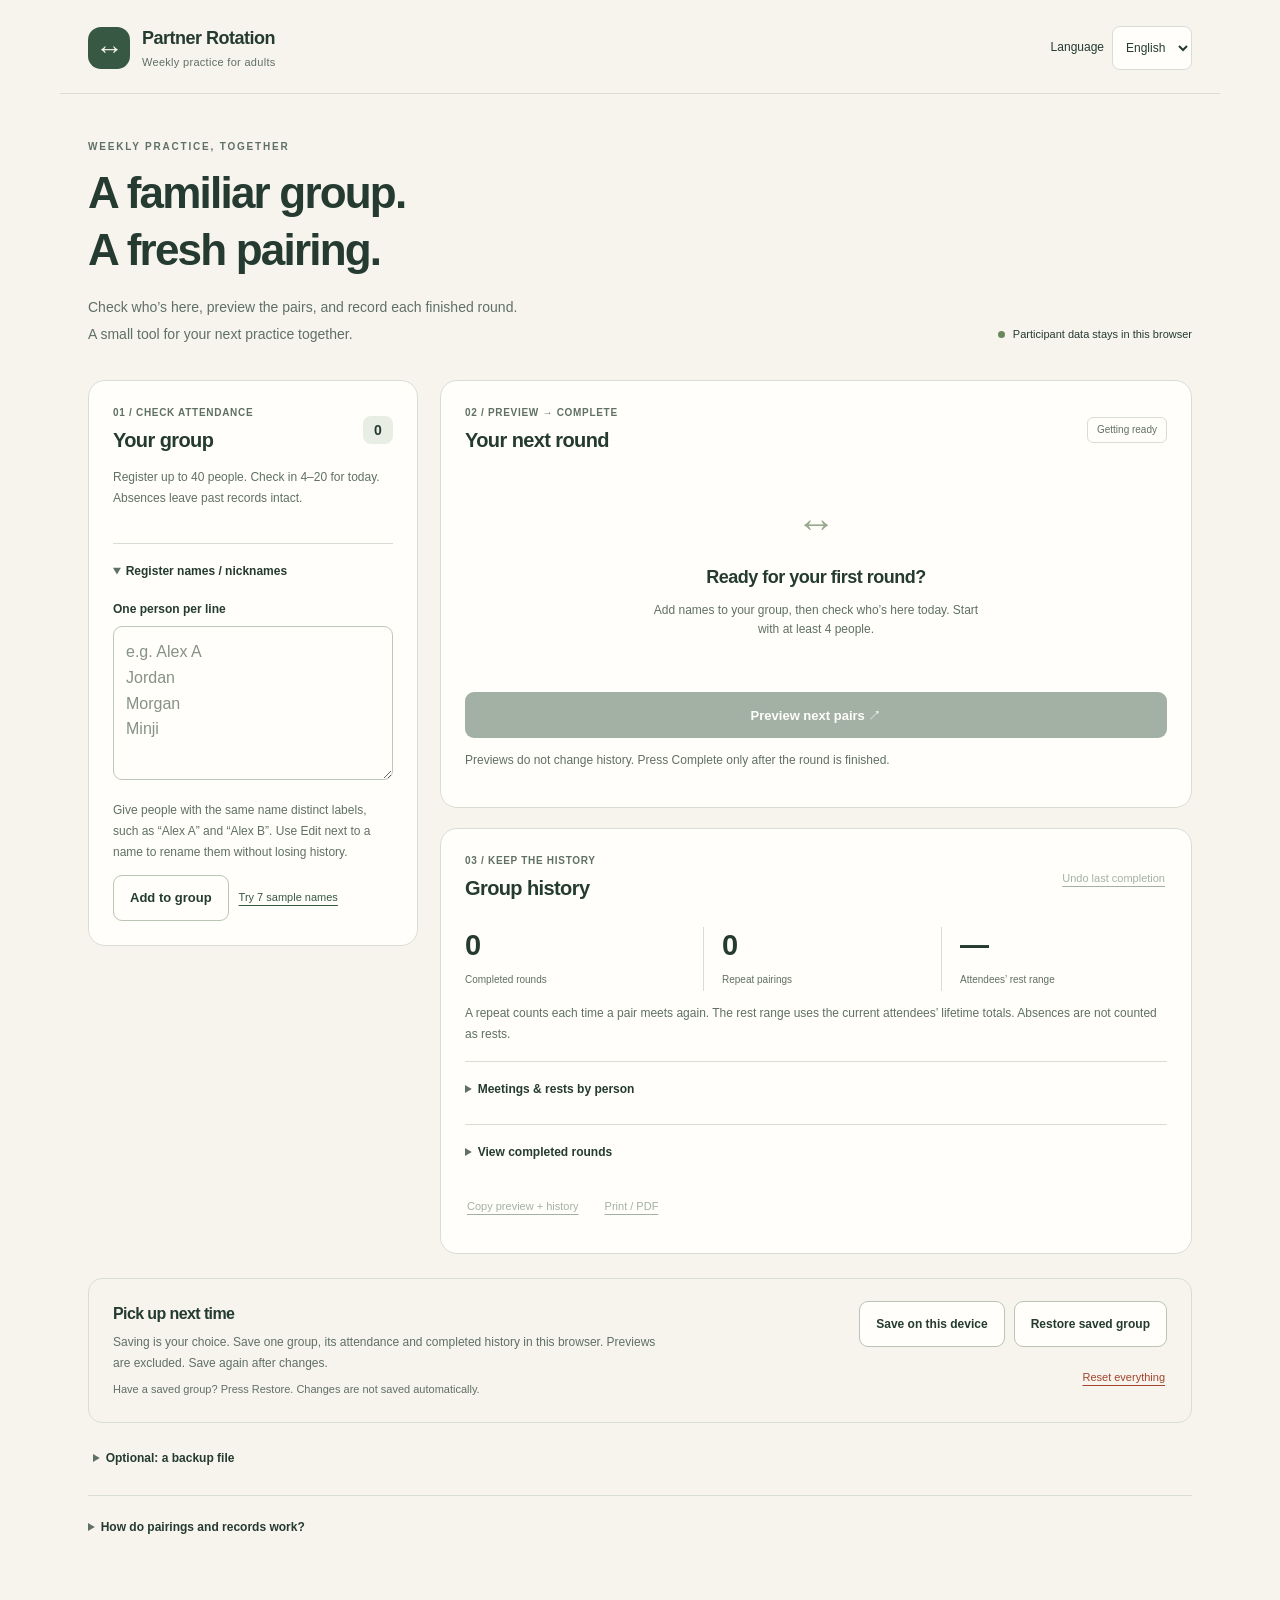
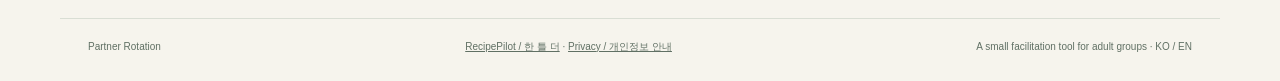
<file: tools/partner-rotation/index.html>
<!doctype html>
<html lang="ko">
<head>
  <meta charset="utf-8">
  <meta name="viewport" content="width=device-width, initial-scale=1">
  <meta http-equiv="Content-Security-Policy" content="default-src 'none'; script-src 'self'; style-src 'self'; img-src 'self' data:; connect-src 'none'; base-uri 'none'; form-action 'none'; object-src 'none'">
  <meta name="description" content="성인 주간 연습 모임을 위한 참석 체크와 짝 배정. 오늘의 짝을 미리 보고 완료한 라운드만 이 브라우저에 기록하세요. 한국어·영어 지원.">
  <meta name="theme-color" content="#f6f4ed">
  <title>모임 짝 배정 · Partner Rotation</title>
  <link rel="canonical" href="https://recipepilot-snbow.duckdns.org/tools/partner-rotation/">
  <link rel="icon" href="data:,">
  <link rel="stylesheet" href="./style.css?v=1">
  <script src="./core.js" defer></script>
  <script src="./app.js?v=1" defer></script>
</head>
<body>
  <a class="skip-link" href="#main" data-i="skip">본문으로 건너뛰기</a>
  <header class="site-header">
    <a class="brand" href="./" aria-label="Partner Rotation"><span class="brand-mark" aria-hidden="true">↔</span><span>Partner Rotation<small data-i="brandSub">주간 성인 연습 모임</small></span></a>
    <div class="language"><label for="language">Language</label><select id="language" aria-label="Language"><option value="ko">한국어</option><option value="en">English</option></select></div>
  </header>
  <main id="main">
    <div class="hero">
      <div><p class="eyebrow" data-i="eyebrow">WEEKLY PRACTICE, TOGETHER</p><h1 data-i="title">오늘 모인 사람들과,<br>다음 짝을.</h1><p class="lede" data-i="lede">참석을 체크하고, 짝을 미리 보고, 끝난 라운드만 기록하세요.<br> 작은 연습 모임의 다음 만남을 준비하는 도구입니다.</p></div>
      <div class="privacy-pill"><span class="privacy-dot" aria-hidden="true"></span><span data-i="privacyPill">참가자 정보는 이 브라우저 안에</span></div>
    </div>
    <div class="app-grid">
      <section class="panel roster-panel" aria-labelledby="roster-title">
        <div class="section-heading"><div><p class="step" data-i="step1">01 / 참석 확인</p><h2 id="roster-title" data-i="rosterTitle">우리 모임</h2></div><span class="count-badge" id="roster-count">0</span></div>
        <p class="helper" data-i="rosterHelp">등록은 최대 40명, 오늘 참석은 4–20명입니다. 불참은 과거 기록에 영향을 주지 않습니다.</p>
        <div id="roster-list" class="roster-list"></div>
        <div class="attendance-footer" id="attendance-footer" hidden><strong id="attendance-count"></strong><button class="text-button" id="select-none" type="button" data-i="selectNone">모두 불참</button></div>
        <details id="add-details" open>
          <summary data-i="addNames">이름 / 별명 등록</summary>
          <form id="roster-form" novalidate>
            <label for="names" class="field-label" data-i="namesLabel">한 줄에 한 명씩</label>
            <textarea id="names" rows="5" maxlength="4000" spellcheck="false" autocomplete="off" autocapitalize="off" enterkeyhint="enter" aria-describedby="names-help roster-error" placeholder="예: 민지 A&#10;준호&#10;수빈&#10;Alex"></textarea>
            <p class="helper" id="names-help" data-i="namesHelp">동명이인은 ‘민지 A’, ‘민지 B’처럼 구분하세요. 이름 옆 수정 버튼으로 이름을 바꿔도 기록은 유지됩니다.</p>
            <p id="roster-error" class="error" role="alert" hidden></p>
            <div class="button-row"><button class="button secondary" type="submit" data-i="addButton">명단에 추가</button><button class="text-button" id="sample" type="button" data-i="sample">7명 예시 체험</button></div>
          </form>
        </details>
      </section>
      <div class="workspace">
        <section class="panel round-panel" aria-labelledby="round-title">
          <div class="section-heading"><div><p class="step" data-i="step2">02 / 미리보기 → 완료</p><h2 id="round-title" data-i="roundTitle">다음 라운드</h2></div><span class="status-badge" id="round-state" data-i="waiting">준비 중</span></div>
          <div id="round-meta" class="round-meta"></div>
          <div id="round-content"></div>
          <div id="preview-warning" class="notice" hidden></div>
          <p id="round-error" class="error" role="alert" hidden></p>
          <div class="round-actions"><button class="button primary" id="generate" type="button" data-i="generate">다음 짝 미리보기 <span aria-hidden="true">↗</span></button><button class="button complete" id="complete" type="button" hidden data-i="complete">라운드 완료 · 기록</button></div>
          <p class="helper" id="preview-help" data-i="previewHelp">미리보기는 기록을 바꾸지 않습니다. 실제로 끝난 뒤 ‘완료’를 누르세요.</p>
        </section>
        <section class="panel record-panel" aria-labelledby="record-title">
          <div class="section-heading"><div><p class="step" data-i="step3">03 / 이어 가는 기록</p><h2 id="record-title" data-i="recordTitle">모임 기록</h2></div><button class="text-button" id="undo" type="button" disabled data-i="undo">마지막 완료 되돌리기</button></div>
          <div class="metrics"><div><strong id="metric-rounds">0</strong><span data-i="metricRounds">완료 라운드</span></div><div><strong id="metric-repeats">0</strong><span data-i="metricRepeats">다시 만난 짝</span></div><div><strong id="metric-byes">—</strong><span data-i="metricByes">참석자 휴식 범위</span></div></div>
          <p class="helper" data-i="metricsHelp">반복은 이전에 만났던 짝이 다시 배정된 횟수입니다. 휴식은 현재 참석자의 누적 횟수이며, 불참은 휴식에 포함하지 않습니다.</p>
          <details id="distribution-details"><summary data-i="distribution">참가자별 만남 · 휴식</summary><div class="table-scroll"><table><thead><tr><th scope="col" data-i="name">이름</th><th scope="col" data-i="rounds">참여</th><th scope="col" data-i="partners">만난 사람</th><th scope="col" data-i="rests">휴식</th></tr></thead><tbody id="distribution-body"></tbody></table></div></details>
          <details id="history-details"><summary id="history-summary" data-i="history">완료 기록 보기</summary><div id="history-list"></div></details>
          <div class="export-row"><button class="text-button" id="copy" type="button" data-i="copy">미리보기 + 기록 복사</button><button class="text-button" id="print" type="button" data-i="print">인쇄 / PDF</button></div>
        </section>
      </div>
    </div>
    <section class="storage-panel" aria-labelledby="storage-title">
      <div><h2 id="storage-title" data-i="storageTitle">다음 모임에도 이어서</h2><p class="helper" data-i="storageHelp">저장은 직접 선택합니다. 명단·참석 상태·완료 기록 1개를 이 브라우저에 저장하며, 미리보기는 저장하지 않습니다. 변경 후 다시 저장하세요.</p><p id="save-status" class="save-status" role="status"></p></div>
      <div class="storage-actions"><button class="button secondary" id="save" type="button" data-i="save">이 기기에 저장</button><button class="button secondary" id="restore" type="button" data-i="restore">저장한 기록 복원</button><button class="text-button danger" id="reset" type="button" data-i="reset">모두 초기화</button></div>
    </section>
    <details class="backup-details"><summary data-i="backupTitle">선택 사항: 백업 파일</summary><p class="helper" data-i="backupHelp">브라우저 데이터 삭제에 대비해 JSON 파일로 보관할 수 있습니다. 이름과 기록이 담긴 일반 텍스트 파일이므로 직접 관리해 주세요. 복원은 현재 모임을 교체합니다.</p><div class="button-row"><button class="button secondary" id="backup" type="button" data-i="backup">백업 내려받기</button><button class="button secondary" id="import" type="button" data-i="import">백업 파일 복원</button><input id="import-file" type="file" accept=".json,application/json" hidden></div></details>
    <details class="method"><summary data-i="methodTitle">짝 배정과 기록은 어떻게 작동하나요?</summary><div data-i="methodBody"><p>현재 참석자와 완료 기록을 바탕으로 이전 짝의 반복이 적은 조합을 찾습니다. 홀수 명이면 지금 참석한 사람 중 누적 휴식이 가장 적은 사람에게 휴식을 배정합니다. 조건이 같은 조합은 무작위로 정해집니다.</p><p>참석자와 과거 배정에 따라 새 상대가 부족할 수 있습니다. 모든 상대를 이미 만났다면 반복은 불가피합니다. 이후 모든 라운드의 무반복이나 최적 결과를 보장하지 않습니다. 불참자는 다음 모임에 다시 체크하면 됩니다.</p><p>이름은 화면 표시용이며 내부 참가자 ID로 기록을 연결합니다. 이름을 수정해도 이력이 유지됩니다. 기록된 이름은 현재 이름으로 표시됩니다. 완료한 마지막 라운드만 되돌릴 수 있습니다. 한 모임에 최대 2,000라운드를 기록합니다.</p><p>참가자 데이터는 서버로 전송하지 않습니다. 로그인, 외부 분석, 외부 폰트, 광고 없이 이 브라우저에서 동작합니다. 페이지 제공 서버의 일반 요청 처리는 별개입니다. 작은 성인 모임을 위한 초기 실험 도구입니다.</p></div></details>
    <p id="announcement" class="announcement" role="status" aria-live="polite" aria-atomic="true"></p>
  </main>
  <footer><span>Partner Rotation</span><span><a href="/">RecipePilot / 한 틀 더</a> · <a href="/privacy/">Privacy / 개인정보 안내</a></span><span data-i="footer">성인 모임을 위한 작은 진행 도구 · KO / EN</span></footer>
  <section id="print-output" aria-label="Print output"></section>
  <dialog id="rename-dialog"><form id="rename-form" novalidate><h2 data-i="renameTitle">이름 수정</h2><p class="helper" data-i="renameHelp">이 참가자의 ID와 이전 기록은 그대로 유지됩니다.</p><label for="rename-input" data-i="name">이름</label><input id="rename-input" type="text" maxlength="60" autocomplete="off" enterkeyhint="done" required><p class="error" id="rename-error" role="alert" hidden></p><div class="button-row"><button class="button primary" type="submit" data-i="apply">변경 적용</button><button class="button secondary" id="rename-cancel" type="button" data-i="cancel">취소</button></div></form></dialog>
  <dialog id="copy-dialog"><h2 data-i="copyFallbackTitle">직접 복사하기</h2><p class="helper" data-i="copyFallbackHelp">자동 복사를 사용할 수 없습니다. 아래 내용을 선택해 복사하세요.</p><textarea id="copy-text" rows="12" readonly></textarea><button class="button secondary" id="copy-close" type="button" data-i="close">닫기</button></dialog>
  <noscript><p class="noscript">이 도구는 JavaScript가 필요합니다. / This tool needs JavaScript enabled.</p></noscript>
</body>
</html>
</file>
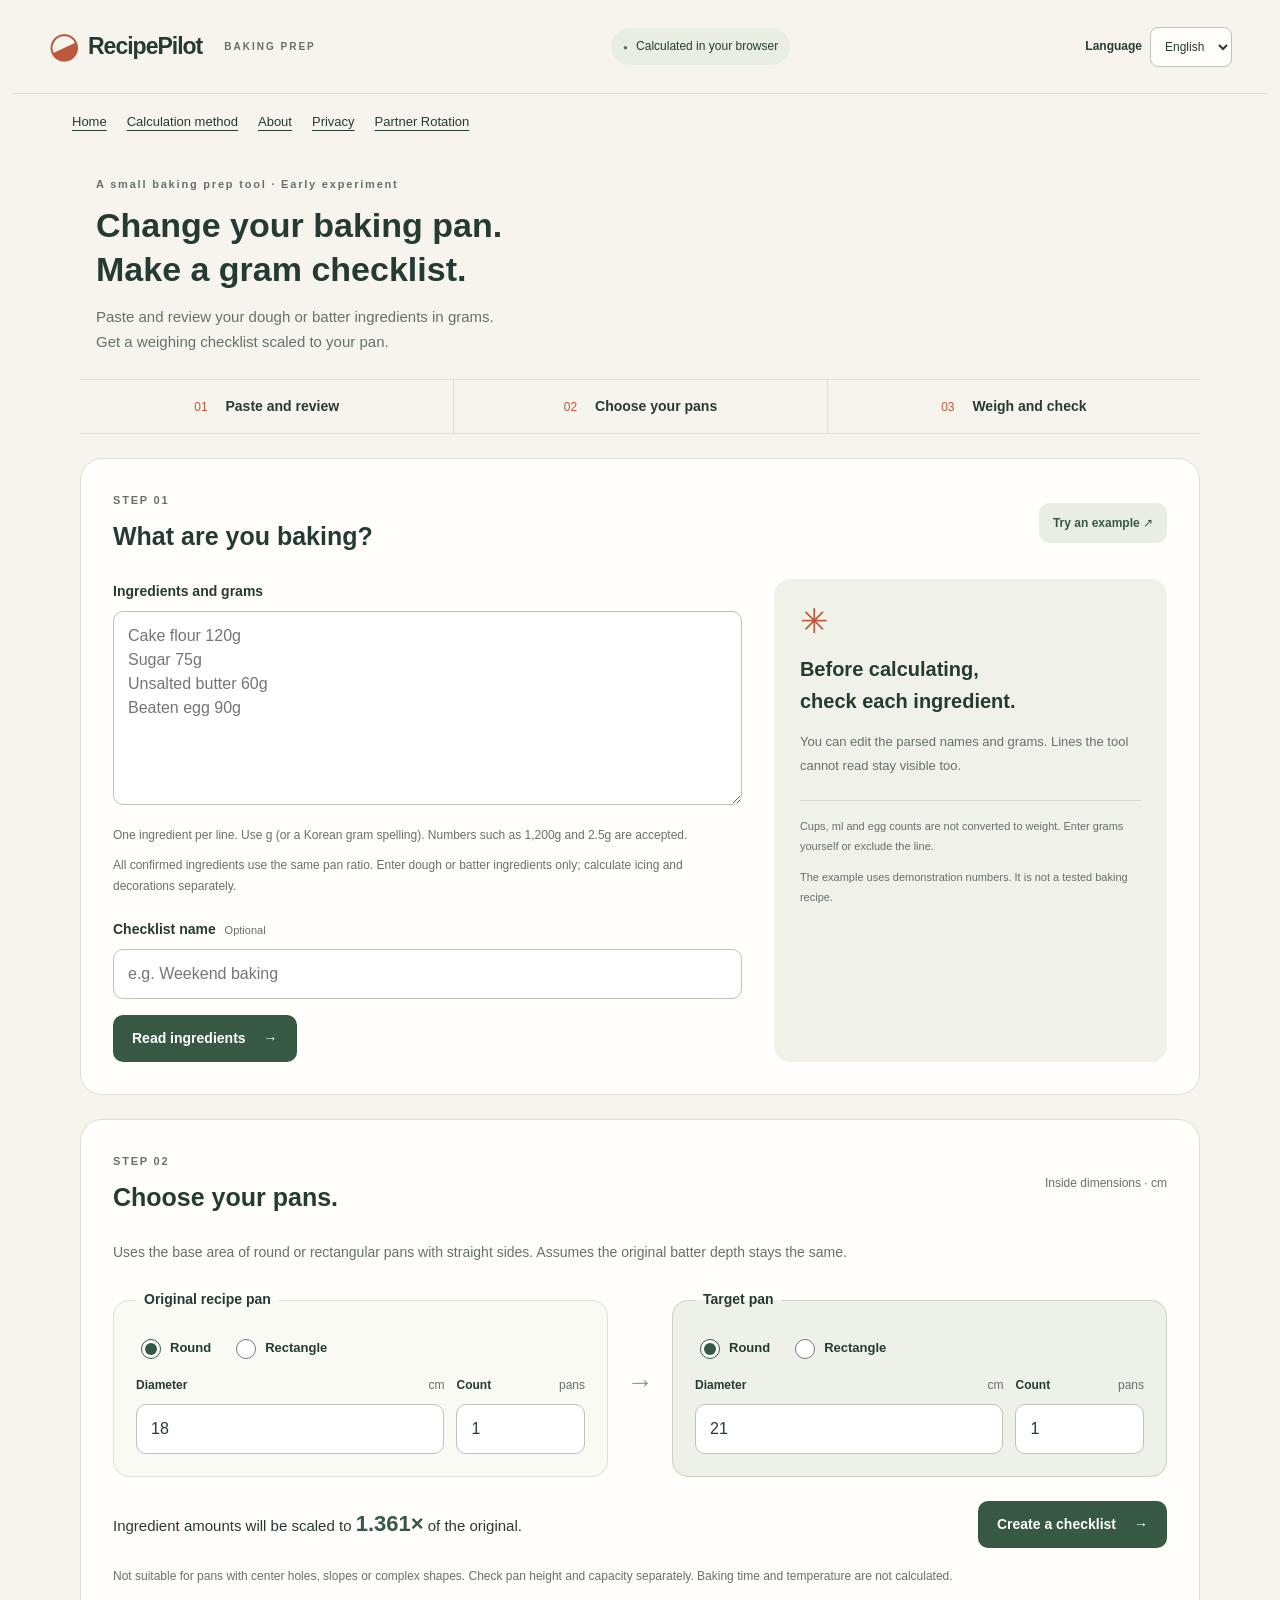
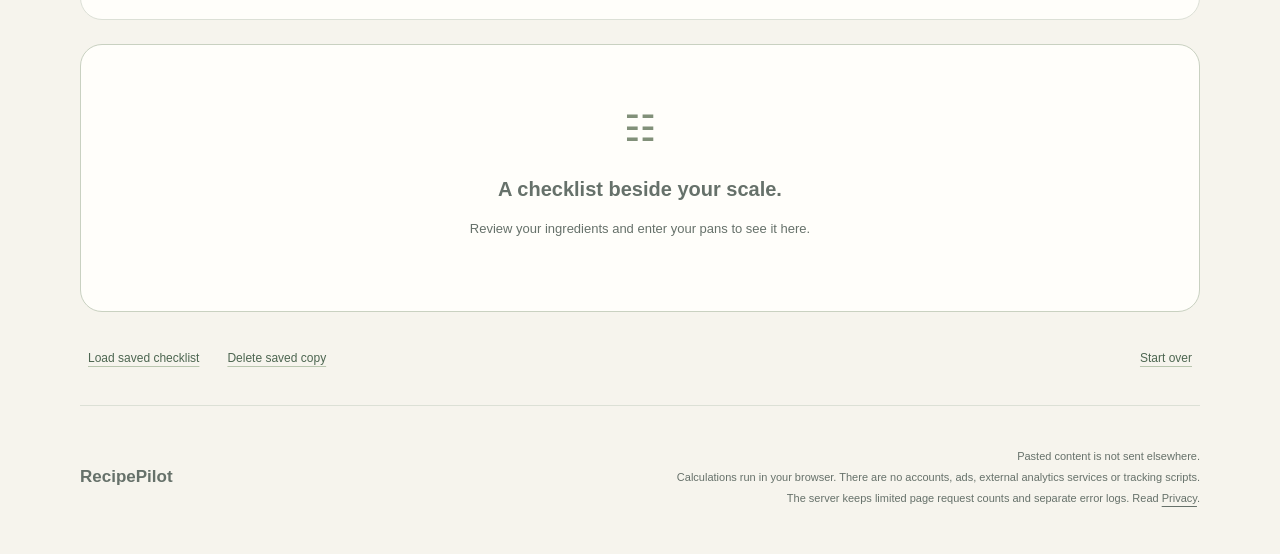
<file: tools/recipe-prep/index.html>
<!doctype html>
<html lang="en" data-i18n-pending>
<head>
<meta charset="utf-8">
<meta name="viewport" content="width=device-width, initial-scale=1">
<meta name="color-scheme" content="light">
<meta http-equiv="Content-Security-Policy" content="default-src &#x27;none&#x27;; script-src &#x27;self&#x27;; style-src &#x27;self&#x27;; img-src &#x27;self&#x27; data:; connect-src &#x27;none&#x27;; base-uri &#x27;none&#x27;; form-action &#x27;none&#x27;; object-src &#x27;none&#x27;">
<title data-ko-text="한 틀 더 · 베이킹 틀 변환과 레시피 준비표">RecipePilot · Pan conversion and recipe checklist</title>
<meta name="description" content="Paste and review ingredients in grams, then create a weighing checklist using round or rectangular pan area ratios. Baking time and temperature are not calculated." data-ko-content="그램으로 적힌 재료를 붙여넣고 직접 확인한 뒤, 원형·사각형 틀의 면적 비율로 계량 준비표를 만듭니다. 굽는 시간·온도는 계산하지 않습니다.">
<meta name="google-adsense-account" content="ca-pub-1573880695177219">
<link rel="canonical" href="https://recipepilot-snbow.duckdns.org/tools/recipe-prep/">
<link rel="stylesheet" href="/assets/site.css">
<link rel="stylesheet" href="style.css">
<script src="core.js" defer></script><script src="app.js" defer></script>
</head>
<body>
<p class="locale-fallback locale-load-fallback" role="status"><span data-ko-text="일부 기능을 아직 불러오지 못했어요. 아래 본문은 읽을 수 있습니다. 기능을 계속 사용할 수 없다면 페이지를 새로고침하거나">Some features have not finished loading. You can read the page below. If controls stay unavailable, reload this page or read the</span> <a href="/calculation-method/"><span data-ko-text="계산 방식 안내를 읽어 주세요.">calculation guide.</span></a></p>
<header class="site-header"><a class="brand" href="/" aria-label="RecipePilot home" data-ko-aria-label="한 틀 더 처음으로"><span class="brand-icon" aria-hidden="true">◒</span> <span data-ko-text="한 틀 더">RecipePilot</span> <span class="brand-sub">BAKING PREP</span></a><span class="privacy-pill"><span aria-hidden="true">●</span> <span data-ko-text="계산은 이 브라우저에서">Calculated in your browser</span></span><div class="language-control"><label for="site-language">Language</label><select id="site-language" aria-label="Language"><option value="en" lang="en" selected>English</option><option value="ko" lang="ko">한국어</option></select></div></header>
<nav class="utility-nav" aria-label="Site navigation" data-ko-aria-label="사이트 안내"><a href="/"><span data-ko-text="홈">Home</span></a><a href="/calculation-method/"><span data-ko-text="계산 방식">Calculation method</span></a><a href="/about/"><span data-ko-text="도구 소개">About</span></a><a href="/privacy/"><span data-ko-text="개인정보 안내">Privacy</span></a><a href="/tools/partner-rotation/"><span data-ko-text="모임 짝 배정">Partner Rotation</span></a></nav>
<main id="top">
<noscript><p class="notice"><span data-ko-text="이 도구의 계산·확인·저장 기능은 브라우저 JavaScript가 필요합니다. 계산 방식과 제한 사항은">This tool needs browser JavaScript to calculate, review and save. Read the formulas and limits in the</span> <a href="/calculation-method/"><span data-ko-text="계산 방식 안내">calculation guide</span></a><span data-ko-text="에서 읽을 수 있습니다.">.</span></p><p class="notice" lang="ko">계산·재료 확인·저장에는 JavaScript가 필요합니다. 계산 방식은 위 안내에서 읽을 수 있습니다.</p></noscript>
<section class="hero">
  <div><p class="eyebrow"><span data-ko-text="작은 베이킹 준비 도구 · 초기 실험">A small baking prep tool · Early experiment</span></p><h1><span data-ko-text="베이킹 틀을 바꾸고,">Change your baking pan.</span><br><span data-ko-text="그램 계량표를 만드세요.">Make a gram checklist.</span></h1><p class="hero-copy"><span data-ko-text="그램 반죽 재료를 붙여넣고 확인하세요.">Paste and review your dough or batter ingredients in grams.</span><br><span data-ko-text="틀 배율에 맞춘 계량 체크리스트를 만듭니다.">Get a weighing checklist scaled to your pan.</span></p></div>
</section>
<nav class="steps" aria-label="Preparation steps" data-ko-aria-label="준비 순서"><a href="#paste-section"><span>01</span> <span data-ko-text="붙여넣고 확인">Paste and review</span></a><a href="#pan-section"><span>02</span> <span data-ko-text="내 틀로 바꾸기">Choose your pans</span></a><a href="#result-section"><span>03</span> <span data-ko-text="계량하며 체크">Weigh and check</span></a></nav>
<div id="notice" class="notice" role="status" aria-live="polite" hidden></div>
<section id="paste-section" class="panel">
  <div class="section-heading"><div><p class="eyebrow">STEP 01</p><h2><span data-ko-text="어떤 레시피로 구울까요?">What are you baking?</span></h2></div><button type="button" class="button subtle" id="sample"><span data-ko-text="예제로 시작 ↗">Try an example ↗</span></button></div>
  <div class="paste-layout"><div><label for="recipe-text"><span data-ko-text="재료와 그램 수">Ingredients and grams</span></label><textarea id="recipe-text" rows="7" maxlength="100000" placeholder="Cake flour 120g
Sugar 75g
Unsalted butter 60g
Beaten egg 90g" spellcheck="false" aria-describedby="paste-help scope-help" data-ko-placeholder="박력분 120g
설탕 75g
무염 버터 60g
풀어 둔 달걀 90g"></textarea>
    <p id="paste-help" class="field-help"><span data-ko-text="한 줄에 한 재료. g·그램·그람 단위를 읽으며, 1,200g과 2.5g도 괜찮아요.">One ingredient per line. Use g (or a Korean gram spelling). Numbers such as 1,200g and 2.5g are accepted.</span></p>
    <p id="scope-help" class="field-help"><span data-ko-text="확인한 재료는 모두 같은 틀 배율로 환산합니다. 반죽 재료만 넣고, 아이싱·장식의 양은 별도로 계산하세요.">All confirmed ingredients use the same pan ratio. Enter dough or batter ingredients only; calculate icing and decorations separately.</span></p>
    <label for="recipe-name" class="spaced-label"><span data-ko-text="준비표 이름">Checklist name</span> <span class="optional"><span data-ko-text="선택">Optional</span></span></label><input id="recipe-name" maxlength="80" placeholder="e.g. Weekend baking" data-ko-placeholder="예: 주말 베이킹">
    <button type="button" class="button primary" id="parse"><span data-ko-text="재료 읽어오기">Read ingredients</span> <span aria-hidden="true">→</span></button></div>
    <aside class="tip-card"><span class="tip-icon" aria-hidden="true">✳</span><h3><span data-ko-text="계산 전에">Before calculating,</span><br> <span data-ko-text="한 번만 확인해 주세요.">check each ingredient.</span></h3><p><span data-ko-text="읽어 온 재료 이름과 그램 수를 직접 고칠 수 있어요. 읽지 못한 줄도 그대로 보여드려요.">You can edit the parsed names and grams. Lines the tool cannot read stay visible too.</span></p><div class="divider"></div><p class="small-text"><span data-ko-text="컵·ml·달걀 개수는 무게로 바꾸지 않아요. 그램을 직접 입력하거나 해당 줄을 제외해 주세요.">Cups, ml and egg counts are not converted to weight. Enter grams yourself or exclude the line.</span></p><p class="small-text"><span data-ko-text="예제는 기능 확인용으로 만든 수치이며, 검증된 베이킹 레시피가 아니에요.">The example uses demonstration numbers. It is not a tested baking recipe.</span></p></aside></div>
  <div id="review" class="review" hidden><div class="review-title"><h3><span data-ko-text="읽어 온 재료 확인">Review parsed ingredients</span></h3><span id="review-summary" class="muted"></span></div><p class="field-help"><span data-ko-text="틀린 값을 고치고 확인 버튼을 눌러 주세요. 제외한 줄은 준비표에 들어가지 않아요.">Correct any values, then confirm. Excluded lines will not appear in the checklist.</span></p><div id="review-rows"></div><div class="review-bottom"><p id="review-status" role="status"></p><button type="button" class="button primary" id="confirm"><span data-ko-text="이 재료로 확인">Confirm ingredients</span></button></div></div>
</section>
<section id="pan-section" class="panel">
  <div class="section-heading"><div><p class="eyebrow">STEP 02</p><h2><span data-ko-text="이번에는, 이 틀에.">Choose your pans.</span></h2></div><span class="section-note"><span data-ko-text="틀 안쪽 치수 · cm">Inside dimensions · cm</span></span></div>
  <p class="section-description"><span data-ko-text="옆면이 곧은 원형·사각형 틀의 바닥 면적으로 계산해요. 원래와 같은 반죽 깊이를 가정합니다.">Uses the base area of round or rectangular pans with straight sides. Assumes the original batter depth stays the same.</span></p>
  <div class="pans"><fieldset class="pan-card"><legend><span data-ko-text="원래 레시피의 틀">Original recipe pan</span></legend><div class="shape-options"><label><input type="radio" name="original-shape" value="round" checked> <span data-ko-text="원형">Round</span></label><label><input type="radio" name="original-shape" value="rectangle"> <span data-ko-text="사각형">Rectangle</span></label></div><div class="dimensions"><div data-shape-fields="original-round"><label for="original-diameter"><span data-ko-text="지름">Diameter</span> <span>cm</span></label><input id="original-diameter" inputmode="decimal" maxlength="40" value="18"></div><div data-shape-fields="original-rectangle" hidden><div class="dimension-pair"><div><label for="original-width"><span data-ko-text="가로">Width</span> <span>cm</span></label><input id="original-width" inputmode="decimal" maxlength="40" value="18"></div><div><label for="original-length"><span data-ko-text="세로">Length</span> <span>cm</span></label><input id="original-length" inputmode="decimal" maxlength="40" value="18"></div></div></div><div><label for="original-count"><span data-ko-text="개수">Count</span> <span><span data-ko-text="개">pans</span></span></label><input id="original-count" inputmode="numeric" maxlength="40" value="1"></div></div></fieldset>
  <span class="pan-arrow" aria-hidden="true">→</span>
  <fieldset class="pan-card target"><legend><span data-ko-text="이번에 사용할 틀">Target pan</span></legend><div class="shape-options"><label><input type="radio" name="target-shape" value="round" checked> <span data-ko-text="원형">Round</span></label><label><input type="radio" name="target-shape" value="rectangle"> <span data-ko-text="사각형">Rectangle</span></label></div><div class="dimensions"><div data-shape-fields="target-round"><label for="target-diameter"><span data-ko-text="지름">Diameter</span> <span>cm</span></label><input id="target-diameter" inputmode="decimal" maxlength="40" value="21"></div><div data-shape-fields="target-rectangle" hidden><div class="dimension-pair"><div><label for="target-width"><span data-ko-text="가로">Width</span> <span>cm</span></label><input id="target-width" inputmode="decimal" maxlength="40" value="20"></div><div><label for="target-length"><span data-ko-text="세로">Length</span> <span>cm</span></label><input id="target-length" inputmode="decimal" maxlength="40" value="20"></div></div></div><div><label for="target-count"><span data-ko-text="개수">Count</span> <span><span data-ko-text="개">pans</span></span></label><input id="target-count" inputmode="numeric" maxlength="40" value="1"></div></div></fieldset></div>
  <div class="calculation-bar"><p id="ratio-preview" role="status"><span data-ko-text="틀의 배율을 계산하고 있어요.">Calculating the pan ratio.</span></p><button type="button" class="button primary" id="calculate"><span data-ko-text="준비표 만들기">Create a checklist</span> <span aria-hidden="true">→</span></button></div>
  <p id="calculation-error" class="error-message" role="alert" hidden></p>
  <p class="field-help bottom-help"><span data-ko-text="가운데 구멍·경사·복잡한 굴곡이 있는 틀에는 맞지 않아요. 틀 높이와 용량은 따로 확인해 주세요. 굽는 시간과 온도는 계산하지 않아요.">Not suitable for pans with center holes, slopes or complex shapes. Check pan height and capacity separately. Baking time and temperature are not calculated.</span></p>
</section>
<section id="result-section" class="panel result-panel" aria-labelledby="result-title">
  <div id="result-empty"><span class="empty-icon" aria-hidden="true">☷</span><h2><span data-ko-text="계량대 옆에 둘 준비표.">A checklist beside your scale.</span></h2><p><span data-ko-text="재료를 확인하고 틀을 입력하면 여기에 나타나요.">Review your ingredients and enter your pans to see it here.</span></p></div>
  <div id="result" hidden><div class="section-heading"><div><p class="eyebrow">STEP 03 · READY TO PREP</p><h2 id="result-title"><span data-ko-text="베이킹 준비표">Baking checklist</span></h2><p id="result-pan-summary" class="section-description"></p></div><div class="ratio-chip"><strong id="result-ratio"></strong><span><span data-ko-text="원래 레시피 대비">of the original recipe</span></span></div></div>
    <div class="checklist-top"><span id="check-progress" role="status"><span data-ko-text="0개 준비">0 ingredients ready</span></span><button type="button" id="uncheck" class="text-button"><span data-ko-text="체크만 비우기">Clear checkmarks</span></button></div><progress id="prep-progress" value="0" max="1" aria-label="Ingredient preparation progress" data-ko-aria-label="재료 준비 진행률"></progress>
    <ul id="checklist" class="checklist"></ul><p class="rounding-note"><span data-ko-text="계산값은 소수점 셋째 자리까지 반올림하며, 0.001g 미만은 지수로 표시해요. 원래 수치는 각 재료 아래에 표시돼요.">Values are rounded to three decimal places; values below 0.001g use scientific notation. Original amounts appear below each ingredient.</span></p><p id="excluded-note" class="field-help"></p>
    <div class="result-actions"><button type="button" id="print" class="button primary"><span data-ko-text="준비표 인쇄">Print checklist</span></button><button type="button" id="save" class="button secondary"><span data-ko-text="이 브라우저에 저장">Save in this browser</span></button></div><p class="field-help"><span data-ko-text="저장은 직접 눌렀을 때만 이루어져요. 이 브라우저에 1개만 보관하며, 새로 저장하면 덮어써요.">Only saved when you press the button. This browser stores one checklist; saving again overwrites it.</span></p>
  </div>
</section>
<div class="footer-actions"><div><button type="button" id="load" class="text-button"><span data-ko-text="저장한 준비표 불러오기">Load saved checklist</span></button><button type="button" id="delete-save" class="text-button"><span data-ko-text="저장본 삭제">Delete saved copy</span></button></div><button type="button" id="reset" class="text-button"><span data-ko-text="처음부터 다시">Start over</span></button></div>
<footer><span class="brand-footer"><span data-ko-text="한 틀 더">RecipePilot</span></span><p><span data-ko-text="붙여넣은 내용은 외부로 전송하지 않아요.">Pasted content is not sent elsewhere.</span><br><span data-ko-text="계산은 브라우저에서 이루어집니다. 계정·광고·외부 분석 서비스·추적 스크립트는 없습니다.">Calculations run in your browser. There are no accounts, ads, external analytics services or tracking scripts.</span><br><span data-ko-text="서버에서 제한된 페이지 요청 수를 집계하며, 별도 오류 기록도 사용합니다.">The server keeps limited page request counts and separate error logs. Read</span> <a href="/privacy/"><span data-ko-text="개인정보 안내">Privacy</span></a><span data-ko-text="를 확인해 주세요.">.</span></p></footer>
<dialog id="reset-dialog" aria-labelledby="reset-dialog-title" aria-describedby="reset-dialog-description"><h2 id="reset-dialog-title"><span data-ko-text="처음부터 시작할까요?">Start over?</span></h2><p id="reset-dialog-description"><span data-ko-text="현재 입력과 체크를 비워요. 따로 저장한 준비표는 남아 있어요.">Clear the current inputs and checkmarks. Your separately saved checklist will remain.</span></p><div class="dialog-actions"><button type="button" id="reset-cancel" class="button secondary"><span data-ko-text="계속 작업">Keep working</span></button><button type="button" id="reset-confirm" class="button primary"><span data-ko-text="입력 비우기">Clear inputs</span></button></div></dialog>
<dialog id="delete-dialog" aria-labelledby="delete-dialog-title" aria-describedby="delete-dialog-description"><h2 id="delete-dialog-title"><span data-ko-text="저장본을 삭제할까요?">Delete the saved copy?</span></h2><p id="delete-dialog-description"><span data-ko-text="이 브라우저에 저장된 준비표 1개를 삭제해요. 현재 화면의 입력과 체크는 그대로 남아요.">Delete the one checklist saved in this browser. The current screen&#x27;s inputs and checkmarks will remain.</span></p><div class="dialog-actions"><button type="button" id="delete-cancel" class="button secondary"><span data-ko-text="취소">Cancel</span></button><button type="button" id="delete-confirm" class="button primary"><span data-ko-text="저장본 삭제">Delete saved copy</span></button></div></dialog>
</main>
</body>
</html>
</file>
<file: assets/site.css>
:root{--paper:#f6f4ed;--card:#fffefa;--ink:#253b31;--muted:#58665b;--line:#dce0d6;--green:#375842;font-family:Arial,"Noto Sans CJK KR",sans-serif;color:var(--ink);background:var(--paper)}*{box-sizing:border-box}body{margin:0;line-height:1.8}a{color:var(--green);text-underline-offset:4px}a:focus-visible{outline:3px solid #bc583b;outline-offset:4px}.simple-header,.simple-main,.simple-footer{width:min(920px,100%);margin:auto;padding:24px}.simple-header{display:flex;justify-content:space-between;gap:20px;align-items:center;border-bottom:1px solid var(--line)}.simple-brand{font-size:23px;font-weight:800;text-decoration:none}.utility-nav{max-width:1184px;margin:auto;padding:16px 24px;display:flex;gap:20px;flex-wrap:wrap;font-size:13px}.simple-header nav{display:flex;gap:16px;flex-wrap:wrap;font-size:13px}.simple-main{padding-top:44px;padding-bottom:52px}.simple-main h1{font-size:clamp(30px,5vw,48px);line-height:1.35;margin:0 0 20px;letter-spacing:-1.5px}.simple-main h2{font-size:23px;line-height:1.5;margin:0 0 14px}.simple-main p,.simple-main li{max-width:72ch}.simple-main section{background:var(--card);border:1px solid var(--line);border-radius:18px;padding:24px;margin-top:24px}.simple-main li+li{margin-top:8px}.eyebrow-copy{font-size:12px;color:var(--muted);letter-spacing:1px}.lede{font-size:18px}.cta-link{display:inline-flex;padding:13px 20px;border-radius:10px;background:var(--green);color:#fff;text-decoration:none;font-weight:700}.detail-link{margin-top:16px;display:block}.limit-box{border-left:4px solid #bc583b;padding-left:18px}.simple-footer{border-top:1px solid var(--line);color:var(--muted);font-size:12px}.simple-footer p{margin:0}.formula{font-variant-numeric:tabular-nums;font-weight:600;overflow-wrap:anywhere}.simple-main table{width:100%;border-collapse:collapse;font-size:14px}.simple-main th,.simple-main td{padding:10px;text-align:left;border-bottom:1px solid var(--line)}.simple-main th{background:#e9eee3}.table-scroll{overflow-x:auto}.simple-main dl{margin:0}.simple-main dt{font-weight:700;margin-top:18px}.simple-main dd{margin:6px 0 0}.simple-main .note{font-size:13px;color:var(--muted)}@media(max-width:600px){.simple-header{align-items:flex-start;flex-direction:column;gap:10px}.simple-header,.simple-main,.simple-footer{padding-left:18px;padding-right:18px}.simple-main{padding-top:30px}.simple-main section{padding:20px}.simple-header nav{gap:12px}.utility-nav{padding:13px 18px;gap:15px}.lede{font-size:16px}}@media print{.utility-nav,.simple-header nav,.cta-link{display:none!important}.simple-main{padding:0}.simple-main section{break-inside:avoid;background:white}.simple-footer{margin-top:20px}}
/* Locale selection is local-only and uses native keyboard-accessible controls. */
/* Keep the default English markup from painting before the local language is applied. */
html[data-i18n-pending]:not([data-i18n-ready]) body{visibility:hidden;animation:locale-readable 0s 3s forwards}
@keyframes locale-readable{to{visibility:visible}}
html[data-i18n-pending]:not([data-i18n-ready]):has(noscript>p) body{visibility:visible}
.locale-fallback{margin:0;padding:18px 24px;font-size:13px;color:var(--muted)}
.locale-load-fallback{display:none}
html[data-i18n-pending]:not([data-i18n-ready]) .locale-load-fallback,html[data-calculator-unavailable] .locale-load-fallback{display:block}
html[data-i18n-pending]:not([data-i18n-ready]):has(noscript>p) .locale-load-fallback{display:none}
@media print{.locale-fallback{display:none!important}}
.language-control{display:flex;align-items:center;gap:8px;flex-shrink:0;font-size:12px}.language-control label{margin:0;font-size:12px}.language-control select{font:inherit;color:var(--ink);background:var(--card);border:1px solid #bbc4b7;border-radius:8px;padding:9px 10px;min-height:40px}.language-control select:focus-visible{outline:3px solid #bc583b;outline-offset:3px}.simple-header{flex-wrap:wrap}.simple-main h1{overflow-wrap:anywhere}html[lang=en] .simple-main h1{letter-spacing:-1px}@media(max-width:600px){.language-control{align-self:flex-start}}@media print{.language-control{display:none!important}}
</file>
<file: tools/partner-rotation/style.css>
:root{--paper:#f6f4ed;--card:#fffefa;--ink:#253b31;--muted:#607064;--line:#d9ded4;--green:#375842;--soft:#e9eee4;--orange:#ad502f;--focus:#b45532;font-family:-apple-system,BlinkMacSystemFont,"Segoe UI",Arial,sans-serif;color:var(--ink);background:var(--paper);font-synthesis:none}
*{box-sizing:border-box}body{margin:0;line-height:1.6}button,input,select,textarea{font:inherit;color:inherit}button,a,input,select,textarea,summary{-webkit-tap-highlight-color:transparent}button,summary{cursor:pointer}button:disabled{cursor:not-allowed;opacity:.46}[hidden]{display:none!important}a{color:inherit}button:focus-visible,a:focus-visible,input:focus-visible,textarea:focus-visible,select:focus-visible,summary:focus-visible{outline:3px solid var(--focus);outline-offset:3px}input[type=checkbox]{accent-color:var(--green)}.site-header,main,footer{max-width:1160px;margin:auto;padding-left:28px;padding-right:28px}.site-header{display:flex;justify-content:space-between;align-items:center;gap:18px;padding-top:24px;padding-bottom:22px;border-bottom:1px solid var(--line)}.brand{display:flex;align-items:center;gap:12px;font-size:18px;font-weight:750;text-decoration:none;letter-spacing:-.5px}.brand small{display:block;font-size:11px;font-weight:450;letter-spacing:.3px;color:var(--muted);margin-top:1px}.brand-mark{display:grid;place-items:center;width:42px;height:42px;background:var(--green);border-radius:13px;color:var(--paper);font-size:28px;font-weight:400}.language{display:flex;align-items:center;gap:8px;font-size:12px}.language select{background:var(--card);border:1px solid var(--line);padding:9px;border-radius:8px;min-height:44px}.hero{display:flex;align-items:flex-end;justify-content:space-between;gap:20px;padding:45px 0 33px}.eyebrow,.step{font-size:10px;letter-spacing:1.8px;font-weight:750;color:var(--muted);margin:0 0 10px}.hero h1{font-size:clamp(30px,3.5vw,44px);line-height:1.28;letter-spacing:-1.8px;margin:0 0 16px;font-weight:730;word-break:keep-all}.lede{font-size:14px;color:var(--muted);margin:0;line-height:1.9}.privacy-pill{display:flex;gap:8px;align-items:center;font-size:11px;white-space:nowrap;margin-bottom:4px}.privacy-dot{width:7px;height:7px;background:#6a875d;border-radius:50%}.app-grid{display:grid;grid-template-columns:330px minmax(0,1fr);align-items:start;gap:22px}.panel{background:var(--card);border:1px solid var(--line);border-radius:17px;padding:24px;min-width:0}.workspace{display:grid;gap:20px;min-width:0}.section-heading{display:flex;justify-content:space-between;align-items:center;gap:12px}.step{font-size:10px;margin-bottom:4px;letter-spacing:.7px}h2{font-size:20px;letter-spacing:-.6px;line-height:1.5;margin:0}p{margin:12px 0}.helper{font-size:12px;color:var(--muted);line-height:1.75}.count-badge{background:var(--soft);font-size:14px;font-weight:700;min-width:30px;padding:3px 9px;border-radius:8px;text-align:center}.roster-list{display:grid;gap:3px;margin:18px 0 8px}.person{display:flex;align-items:center;border-radius:9px;gap:5px;background:#f5f5ef}.person:has(input:checked){background:var(--soft)}.person label{display:flex;align-items:center;gap:10px;min-height:48px;flex:1;min-width:0;padding:8px 12px;cursor:pointer}.person input{flex:0 0 auto;width:18px;height:18px;margin:0}.person-name{overflow-wrap:anywhere;font-weight:600;font-size:14px;min-width:0}.person label:has(input:not(:checked)) .person-name{color:#6c746e;font-weight:400}.edit-button{flex:0 0 auto;border:0;background:transparent;color:var(--muted);font-size:11px;min-height:44px;min-width:44px;padding:8px}.attendance-footer{display:flex;justify-content:space-between;align-items:center;gap:10px;margin-bottom:18px;font-size:12px}details{border-top:1px solid var(--line);padding-top:14px;margin-top:16px}summary{font-size:12px;font-weight:650;padding:4px 0;min-height:32px}summary::marker{color:var(--muted)}form{margin-top:10px}.field-label,label[for=rename-input]{display:block;font-size:12px;font-weight:650;margin-bottom:7px}textarea,input[type=text]{width:100%;padding:12px;border:1px solid #bdc8ba;border-radius:9px;background:#fffefa;font-size:16px;line-height:1.6;resize:vertical;min-width:0}textarea::placeholder{color:#879186}.button-row{display:flex;align-items:center;gap:8px;flex-wrap:wrap}.button{display:inline-flex;align-items:center;justify-content:center;gap:18px;border:1px solid transparent;border-radius:9px;min-height:46px;padding:11px 16px;font-size:13px;line-height:1.5;font-weight:650}.primary{background:var(--green);color:#fffefa}.primary:hover{background:#294b33}.secondary{border-color:#bac5b4;background:var(--card)}.secondary:hover{background:var(--soft)}.complete{background:#e6eddb;border-color:#a5b792;color:#2f4b35}.complete:hover{background:#dae6c8}.text-button{border:0;background:transparent;text-decoration:underline;text-underline-offset:4px;padding:9px 2px;font-size:11px;min-height:44px;color:var(--green)}.danger{color:#a3442d}.status-badge{font-size:10px;padding:4px 9px;border:1px solid var(--line);border-radius:6px;white-space:nowrap;color:var(--muted)}.status-badge.preview{background:#f7ecd9;border-color:#e3cba5;color:#86531e}.status-badge.done{background:var(--soft);color:var(--green)}.round-meta{font-size:12px;color:var(--muted);margin:14px 0}.empty{padding:20px 6px 29px;text-align:center}.empty-symbol{font-size:40px;color:#97aa90;line-height:1;margin:14px 0 20px}.empty h3{font-size:18px;margin:0 0 9px;letter-spacing:-.5px}.empty p{font-size:12px;max-width:340px;margin:auto;color:var(--muted)}.pair-grid{display:grid;grid-template-columns:1fr 1fr;gap:10px;margin-top:16px}.pair{border:1px solid var(--line);border-radius:11px;padding:15px 16px;min-width:0}.pair-label{display:flex;align-items:center;justify-content:space-between;font-size:10px;gap:8px;color:var(--muted);letter-spacing:.4px;margin-bottom:8px}.pair-names{display:flex;flex-wrap:wrap;align-items:center;gap:7px 9px;font-size:20px;line-height:1.45;font-weight:650;letter-spacing:-.4px}.pair-names span{overflow-wrap:anywhere;min-width:0}.pair-names .join{font-size:15px;color:#97a392;font-weight:400}.pair.repeat{border-color:#d8b991;background:#fffcf3}.repeat-count{color:#855626;font-size:10px;letter-spacing:0}.bye{display:flex;justify-content:space-between;gap:12px;border-top:1px dashed #c7cfbf;padding:14px 2px 0;margin-top:18px;align-items:center}.bye strong{font-size:15px;overflow-wrap:anywhere}.bye span{font-size:12px;color:var(--muted)}.round-actions{display:flex;align-items:center;gap:10px;flex-wrap:wrap;margin-top:24px}.round-actions .button{flex:1;white-space:normal}.notice{background:#f7eddc;border-radius:8px;padding:12px 14px;color:#73512a;font-size:12px;margin-top:16px}.error{font-size:12px;color:#a13a27;background:#fff0e9;border-radius:7px;padding:10px 12px}.metrics{display:grid;grid-template-columns:repeat(3,1fr);gap:12px;margin:24px 0 10px}.metrics>div+div{border-left:1px solid var(--line);padding-left:18px}.metrics strong{display:block;font-size:29px;line-height:1.3;font-weight:650;font-variant-numeric:tabular-nums;letter-spacing:-1px}.metrics span{font-size:10px;color:var(--muted)}.record-panel .section-heading .text-button{max-width:140px;text-align:right}.table-scroll{overflow-x:auto}table{width:100%;border-collapse:collapse;font-size:12px;margin:10px 0}th,td{text-align:left;padding:9px 6px;border-bottom:1px solid var(--line);overflow-wrap:anywhere}th{font-weight:550;font-size:10px;color:var(--muted)}th:first-child,td:first-child{width:40%;max-width:130px}td:not(:first-child){font-variant-numeric:tabular-nums}tr.absent td:first-child{color:var(--muted)}.history-round{border-bottom:1px solid var(--line);padding:12px 0}.history-round:last-child{border:0}.history-round h3{font-size:12px;margin:0 0 6px}.history-round time{font-size:10px;color:var(--muted);font-weight:400;margin-left:8px}.history-round p{font-size:12px;margin:4px 0;overflow-wrap:anywhere}.history-pagination{display:flex;align-items:center;justify-content:center;gap:12px;font-size:12px;margin-top:10px}.export-row{display:flex;gap:22px;margin-top:14px}.storage-panel{display:flex;align-items:center;justify-content:space-between;gap:30px;border:1px solid var(--line);border-radius:14px;padding:22px 24px;margin-top:24px}.storage-panel h2{font-size:16px}.storage-panel .helper{max-width:560px;margin:6px 0}.storage-actions{display:flex;align-items:center;justify-content:flex-end;gap:9px;flex-wrap:wrap;flex-shrink:0;max-width:340px}.storage-actions .button{font-size:12px}.save-status{font-size:11px;color:var(--muted);margin:7px 0 0}.save-status.unsaved{color:#8b5830}.backup-details{margin-top:10px;padding:12px 5px;border:0}.method{padding:18px 0;margin-top:6px}.method p{font-size:12px;max-width:800px;color:var(--muted)}.announcement{min-height:26px;font-size:12px;margin:10px 0 18px;color:var(--green)}footer{border-top:1px solid var(--line);padding-top:20px;padding-bottom:26px;display:flex;justify-content:space-between;gap:16px;font-size:10px;color:var(--muted)}dialog{border:1px solid var(--line);border-radius:15px;background:var(--card);color:var(--ink);padding:24px;max-width:calc(100vw - 30px);width:460px}dialog::backdrop{background:#20302566}dialog .button-row{margin-top:20px}#copy-dialog textarea{margin:10px 0}#print-output{display:none}.skip-link{opacity:0;pointer-events:none;position:fixed;left:10px;top:-80px;background:var(--green);color:white;z-index:10;padding:10px}.skip-link:focus{top:10px;opacity:1;pointer-events:auto}.noscript{position:fixed;inset:0 auto auto 0;padding:20px;background:#ffecd9;width:100%;z-index:5}
@media(min-width:1100px){.roster-panel{position:sticky;top:18px}.roster-list{max-height:520px;overflow:auto}}
@media(max-width:850px){.app-grid{grid-template-columns:280px minmax(0,1fr);gap:16px}.panel{padding:20px}.pair-grid{grid-template-columns:1fr}.hero{align-items:flex-start}.privacy-pill{white-space:normal;max-width:155px;margin-top:24px}.storage-panel{align-items:flex-start;flex-direction:column;gap:10px}.storage-actions{max-width:none;justify-content:flex-start}.metrics>div+div{padding-left:10px}.metrics{gap:9px}}
@media(max-width:650px){.site-header,main,footer{padding-left:18px;padding-right:18px}.site-header{padding-top:17px;padding-bottom:16px}.brand{font-size:15px;gap:9px}.brand small{font-size:10px}.brand-mark{width:35px;height:35px;font-size:24px;border-radius:10px}.language label{display:none}.language select{font-size:12px;padding:8px}.hero{display:block;padding:30px 0 24px}.hero h1{font-size:34px}.lede{font-size:13px}.lede br{display:none}.privacy-pill{max-width:none;margin-top:17px}.app-grid{grid-template-columns:1fr}.roster-panel{padding:20px}.roster-list{grid-template-columns:1fr 1fr;gap:6px}.person label{padding:8px;gap:7px}.person-name{font-size:13px}.edit-button{font-size:10px;min-width:36px;padding:5px}.roster-list{max-height:360px;overflow:auto}.pair-grid{grid-template-columns:1fr 1fr}.pair{padding:13px}.pair-names{font-size:18px}.pair-label{font-size:9px;flex-wrap:wrap}.storage-panel{padding:20px}.storage-actions{width:100%;gap:8px}.storage-actions .button{flex:1}.storage-actions .text-button{width:100%;text-align:left}.metrics strong{font-size:28px}.metrics span{font-size:10px}footer{flex-direction:column;gap:3px}.method{padding-top:14px}dialog{padding:20px}}
@media(max-width:360px){.site-header,main,footer{padding-left:14px;padding-right:14px}.brand{font-size:13px}.brand small{font-size:9px}.hero h1{font-size:31px}.panel{padding:17px}.pair-grid{grid-template-columns:1fr}.roster-list{grid-template-columns:1fr}.round-actions{flex-direction:column;align-items:stretch}.round-actions .button{width:100%}.metrics span{font-size:9px}.record-panel .section-heading .text-button{max-width:103px}.storage-actions{flex-direction:column;align-items:stretch}}
@media(prefers-reduced-motion:no-preference){button{transition:background-color .15s ease}.pair{animation:appear .18s ease-out}@keyframes appear{from{opacity:.3;transform:translateY(3px)}to{opacity:1;transform:none}}}
@page{size:auto;margin:14mm}
@media print{body{background:white;color:#111;font-family:Arial,sans-serif;font-size:10pt}.site-header,main,footer,dialog,.skip-link,.noscript{display:none!important}#print-output{display:block}#print-output h1{font-size:22pt;margin:0 0 8pt}#print-output h2{font-size:14pt;margin:18pt 0 8pt}#print-output h3{font-size:11pt;margin:0 0 5pt}#print-output p{font-size:10pt;margin:4pt 0;overflow-wrap:anywhere}#print-output .print-round{border:1px solid #bbb;padding:10pt;margin:8pt 0;break-inside:avoid}#print-output .print-note{font-size:9pt;color:#444}#print-output table{font-size:9pt;table-layout:fixed}#print-output th{color:#333}#print-output tr{break-inside:avoid}#print-output thead{display:table-header-group}}
</file>
<file: tools/recipe-prep/style.css>
:root{--paper:#f6f4ed;--card:#fffefa;--ink:#253b31;--muted:#66716a;--line:#dce0d6;--green:#375842;--light:#e9eee3;--orange:#bc583b;--error:#a43125;--radius:22px;font-family:Arial,"Noto Sans CJK KR",sans-serif;color:var(--ink);background:var(--paper);font-synthesis:none}*{box-sizing:border-box}body{margin:0}button,input,textarea{font:inherit}button,a,input,textarea{touch-action:manipulation}button{cursor:pointer}button:disabled{cursor:not-allowed;opacity:.45}a{color:inherit}button:focus-visible,a:focus-visible,input:focus-visible,textarea:focus-visible{outline:3px solid #bc583b;outline-offset:3px}input,textarea{border:1px solid #bbc4b7;background:white;border-radius:10px;padding:12px 14px;min-width:0;width:100%;color:var(--ink);line-height:1.5;font-size:16px}textarea{resize:vertical;min-height:178px}input[type=checkbox],input[type=radio]{width:20px;height:20px;accent-color:var(--green);flex-shrink:0}label{display:block;font-weight:600;font-size:14px;margin-bottom:7px}label span:not([data-ko-text]){font-weight:400;color:var(--muted)}[hidden]{display:none!important}.site-header{height:94px;margin:auto;max-width:1256px;padding:0 36px;display:flex;align-items:center;justify-content:space-between;border-bottom:1px solid var(--line)}.brand{font-weight:800;font-size:23px;text-decoration:none;display:flex;align-items:center;gap:10px;letter-spacing:-1px}.brand-icon{font-size:36px;color:var(--orange);line-height:1;transform:rotate(-25deg)}.brand-sub{font:10px Arial,sans-serif;font-weight:700;letter-spacing:2px;margin-left:12px;color:var(--muted)}.privacy-pill{font-size:12px;background:var(--light);border-radius:20px;padding:8px 12px;white-space:nowrap}.privacy-pill span:not([data-ko-text]){font-size:8px;margin-right:5px;color:#51725a}main{max-width:1184px;padding:0 32px;margin:auto}.hero{padding:58px 16px 50px;display:grid;grid-template-columns:1.1fr 1fr;gap:35px;align-items:center}.eyebrow{font-size:11px;font-weight:700;letter-spacing:1.8px;margin:0 0 14px;color:var(--muted)}h1{font-size:52px;letter-spacing:-2.8px;line-height:1.24;font-weight:750;margin:0 0 22px}h2{font-size:25px;letter-spacing:-.8px;margin:0;line-height:1.5}h3{font-size:18px;letter-spacing:-.4px;line-height:1.6;margin:0}.hero-copy{font-size:16px;line-height:1.85;color:var(--muted);margin:0}.pan-art{height:250px;position:relative;display:flex;align-items:center;justify-content:center;gap:14px;border-radius:50%;background:radial-gradient(ellipse,#eeeee0 0,transparent 66%)}.art-label{position:absolute;top:3px;left:38px;font-size:10px;letter-spacing:2px;color:var(--muted)}.pan-shape{border:1px solid #758b74;border-radius:50%;display:grid;place-items:center;position:relative;box-shadow:0 9px 0 -2px #dce3d3,0 10px 0 -2px #9aab91;transform:rotate(-12deg);background:#e5ebd9}.pan-shape:before{content:"";position:absolute;inset:7px;border:1px dashed #a6b59c;border-radius:50%}.pan-shape span{font:italic 20px Georgia,serif;color:#516149}.pan-shape.small{width:139px;height:139px}.pan-shape.large{width:165px;height:165px;transform:translateY(13px) rotate(9deg);background:#ebe2cc;border-color:#aa9d7d;box-shadow:0 10px 0 -2px #e1d5b9,0 11px 0 -2px #b3a383}.pan-shape.large:before{border-color:#c1b18e}.art-arrow{font:35px Georgia;color:var(--orange)}.art-note{position:absolute;bottom:0;right:30px;font-size:12px;color:var(--muted)}.steps{display:grid;grid-template-columns:repeat(3,1fr);margin:0 0 30px;border-top:1px solid var(--line);border-bottom:1px solid var(--line)}.steps a{padding:20px 12px;text-decoration:none;font-size:14px;font-weight:600;text-align:center}.steps a+a{border-left:1px solid var(--line)}.steps span:not([data-ko-text]){font:12px Arial;color:var(--orange);margin-right:14px}.panel{background:var(--card);border:1px solid var(--line);border-radius:var(--radius);padding:32px;margin-bottom:24px;scroll-margin-top:20px}.section-heading{display:flex;align-items:center;justify-content:space-between;gap:16px;margin-bottom:24px}.section-heading .eyebrow{margin-bottom:7px}.section-note{font-size:12px;color:var(--muted)}.section-description{color:var(--muted);font-size:14px;line-height:1.8;margin:8px 0 22px}.paste-layout{display:grid;grid-template-columns:1.6fr 1fr;gap:32px}.optional{font-size:11px;margin-left:5px}.spaced-label{margin-top:19px}.field-help,.small-text{font-size:12px;line-height:1.8;color:var(--muted);margin:10px 0 18px}.button{border:1px solid transparent;border-radius:10px;min-height:46px;font-size:14px;font-weight:600;line-height:1.5;padding:12px 18px;display:inline-flex;align-items:center;justify-content:center;gap:18px}.primary{background:var(--green);color:#fff}.primary:hover{background:#284731}.secondary{background:transparent;border-color:#b6c1b2;color:var(--green)}.subtle{background:var(--light);color:var(--green);font-size:12px;min-height:40px;padding:9px 13px}.tip-card{background:#f0f1e9;border-radius:16px;padding:25px 26px}.tip-icon{display:block;color:var(--orange);font-size:34px;line-height:1;margin-bottom:15px}.tip-card h3{margin-bottom:12px;font-size:20px;line-height:1.6}.tip-card p{color:var(--muted);font-size:13px;line-height:1.85}.tip-card .small-text{font-size:11px;margin:10px 0 0}.divider{border-top:1px solid #d5dccf;margin:22px 0 15px}.review{margin-top:30px;padding-top:25px;border-top:1px solid var(--line)}.review-title{display:flex;align-items:center;justify-content:space-between;gap:12px}.muted{font-size:12px;color:var(--muted)}.review-row{display:grid;grid-template-columns:1fr 2fr 1fr auto;gap:12px;align-items:center;padding:14px 0;border-top:1px solid #e7e9e2}.raw-line{font-size:12px;color:var(--muted);overflow-wrap:anywhere}.line-num{display:block;font-size:10px;color:#788377;margin-bottom:4px}.review-row label{font-size:11px}.review-row input{padding:9px 10px}.exclude-label{display:flex;gap:5px;align-items:center;font-size:12px!important;margin:18px 0 0;white-space:nowrap}.row-error{grid-column:2/-1;margin:0;font-size:12px;color:var(--error)}.review-row.excluded{opacity:.6}.review-row.excluded .raw-line{text-decoration:line-through}.review-row.has-error{background:#fff7f1}.review-bottom{display:flex;align-items:center;justify-content:space-between;gap:18px;margin-top:17px}.review-bottom p{font-size:13px;line-height:1.7;margin:0}.error-message{font-size:13px;color:var(--error);line-height:1.7;background:#fff2ec;padding:14px;border-radius:8px}.pans{display:grid;grid-template-columns:1fr 28px 1fr;gap:18px;align-items:center}.pan-card{min-width:0;padding:20px 22px 22px;border:1px solid var(--line);border-radius:16px;margin:0;background:#fafaf5}.pan-card legend{padding:0 8px;font-weight:600;font-size:14px}.pan-card.target{background:#edf1e7;border-color:#cad4c2}.shape-options{display:flex;gap:24px;margin:3px 0 16px}.shape-options label{display:flex;align-items:center;gap:6px;margin:0;font-size:13px}.dimensions{display:grid;grid-template-columns:minmax(0,2.4fr) minmax(62px,1fr);gap:12px}.dimensions label{font-size:12px;display:flex;justify-content:space-between;gap:5px}.dimension-pair{display:grid;grid-template-columns:1fr 1fr;gap:12px}.pan-arrow{text-align:center;font-size:27px;color:#8d9d86}.calculation-bar{margin-top:24px;display:flex;align-items:center;justify-content:space-between;gap:16px}.calculation-bar p{font-size:15px;margin:0;line-height:1.8}.calculation-bar strong{font-size:22px;color:var(--green)}.bottom-help{margin:18px 0 0}.result-panel{background:#fffefa;border-color:#c9d1c1}.result-panel .section-heading{align-items:flex-start;margin-bottom:18px}#result-empty{text-align:center;padding:20px 0 26px;color:var(--muted)}#result-empty h2{font-size:20px}#result-empty p{font-size:13px;line-height:1.8}.empty-icon{font-size:36px;display:block;margin-bottom:12px;color:#819079}.ratio-chip{padding:12px 18px;border:1px solid #c9d1c1;border-radius:14px;display:flex;flex-direction:column;align-items:center;gap:5px;min-width:124px;background:#f2f3e9}.ratio-chip strong{font-size:26px;letter-spacing:-1px}.ratio-chip span{font-size:10px;color:var(--muted)}#result-pan-summary{margin:6px 0 0}.checklist-top{display:flex;align-items:center;justify-content:space-between;font-size:12px;color:var(--muted)}.text-button{border:0;background:transparent;color:#4d6651;min-height:44px;padding:8px;font-size:12px;text-decoration:underline;text-underline-offset:4px;text-decoration-color:#b9c6af}.text-button:hover{color:#a1442c}progress{width:100%;height:5px;display:block;border:0;background:#e5e9de;border-radius:8px;appearance:none}progress::-webkit-progress-bar{background:#e5e9de;border-radius:8px}progress::-webkit-progress-value{background:#527249;border-radius:8px}progress::-moz-progress-bar{background:#527249}.checklist{margin:14px 0 16px;padding:0;list-style:none}.checklist li{border-bottom:1px solid #e1e6da}.checklist label{margin:0;display:flex;align-items:center;gap:17px;padding:17px 4px;min-height:75px;cursor:pointer}.checklist input{width:23px;height:23px}.ingredient-title{color:var(--ink);font-size:16px;flex:1;overflow-wrap:anywhere}.ingredient-title small{display:block;font-size:11px;color:var(--muted);margin-top:4px;font-weight:400}.ingredient-mass{font-size:22px;font-variant-numeric:tabular-nums;font-weight:700;color:var(--ink);white-space:nowrap}.ingredient-mass small{font-size:12px;margin-left:4px;font-weight:400}.checklist label:has(input:checked){opacity:.5}.checklist label:has(input:checked) .ingredient-title{text-decoration:line-through}.rounding-note{font-size:11px;color:var(--muted);line-height:1.8}.result-actions{display:flex;gap:10px;margin-top:24px}.footer-actions{display:flex;align-items:center;justify-content:space-between;gap:12px}.footer-actions>div{display:flex;gap:12px}footer{display:flex;justify-content:space-between;align-items:center;padding:40px 0 45px;border-top:1px solid var(--line);margin-top:25px;color:var(--muted)}.brand-footer{font-size:17px;font-weight:700}footer p{font-size:11px;text-align:right;line-height:1.9;margin:0}.notice{background:#e7eddd;border:1px solid #b9c8b0;border-radius:12px;padding:16px 20px;margin:0 0 20px;line-height:1.7;font-size:13px;scroll-margin-top:15px}dialog{border:1px solid var(--line);border-radius:18px;padding:30px;max-width:460px;width:calc(100% - 36px);color:var(--ink);background:var(--card)}dialog::backdrop{background:#24372880}dialog h2{font-size:23px}dialog p{font-size:14px;line-height:1.8;color:var(--muted)}.dialog-actions{display:flex;justify-content:flex-end;gap:10px;margin-top:25px}@media(max-width:760px){.site-header{height:76px;padding:0 22px}.brand{font-size:21px}.brand-sub{display:none}.privacy-pill{font-size:10px;padding:7px 9px}main{padding:0 16px}.hero{padding:36px 8px 31px;grid-template-columns:1fr;gap:0}h1{font-size:41px;letter-spacing:-2px;margin-bottom:17px}.hero-copy{font-size:14px}.hero .eyebrow{font-size:9px;letter-spacing:1px}.pan-art{display:none}.steps{margin-bottom:20px}.steps a{padding:16px 3px;font-size:11px}.steps span:not([data-ko-text]){display:block;margin:0 0 6px;font-size:10px}.panel{padding:23px 19px;border-radius:18px;margin-bottom:18px}.section-heading{gap:9px;margin-bottom:20px}h2{font-size:21px;letter-spacing:-.9px}.eyebrow{font-size:9px;letter-spacing:1.2px}.subtle{font-size:10px;padding:8px 9px;min-height:36px;white-space:nowrap}.paste-layout{grid-template-columns:1fr;gap:22px}.tip-card{padding:17px 20px}.tip-card h3{font-size:15px;line-height:1.6;display:inline}.tip-card h3 br{display:none}.tip-icon{display:inline;margin-right:8px;font-size:22px;vertical-align:middle}.tip-card p{font-size:12px;margin:10px 0 0}.tip-card .divider{margin:13px 0 10px}.tip-card .small-text{font-size:10px}.section-note{font-size:10px;white-space:nowrap}.section-description{font-size:12px}.pans{grid-template-columns:1fr;gap:12px}.pan-arrow{display:none}.pan-card{padding:17px 17px 18px}.calculation-bar{flex-direction:column;align-items:stretch;margin-top:21px;gap:12px}.calculation-bar p{font-size:13px}.calculation-bar strong{font-size:20px}.review-row{grid-template-columns:minmax(0,1.8fr) minmax(0,1fr);gap:8px 10px;padding:13px 7px}.raw-line{grid-column:1/-1;font-size:11px}.line-num{display:inline;margin-right:8px}.exclude-label{grid-column:1/-1;justify-content:flex-end;margin:0}.row-error{grid-column:1/-1;font-size:11px}.review-bottom{flex-direction:column;align-items:stretch}.review-bottom p{font-size:12px}.review-title h3{font-size:16px}.review-title .muted{font-size:10px}.ratio-chip{min-width:94px;padding:10px}.ratio-chip strong{font-size:21px}.ratio-chip span{font-size:8px}.result-panel .section-heading h2{font-size:21px}.result-panel .section-heading .eyebrow{font-size:8px;letter-spacing:1px}.ingredient-title{font-size:14px}.ingredient-mass{font-size:20px}.checklist label{gap:11px}.result-actions{flex-direction:column}.footer-actions{align-items:flex-end}.footer-actions>div{flex-direction:column;gap:0;align-items:flex-start}.text-button{font-size:11px;padding:8px 3px}.field-help{font-size:11px}.rounding-note{font-size:10px}footer{padding:28px 0 35px;gap:15px}.brand-footer{font-size:15px;white-space:nowrap}footer p{font-size:9px}.button{font-size:13px}}
/* First-use candidate: keep ingredient entry near the introduction. */
.hero{display:block;padding:26px 16px 24px}
.hero .eyebrow{margin-bottom:8px}
.hero h1{font-size:36px;letter-spacing:-1.5px;line-height:1.3;margin-bottom:12px}
.hero-copy{font-size:15px;line-height:1.7}
.steps{margin-bottom:24px}
.steps a{padding:14px 12px}
#paste-help{margin-bottom:8px}
#scope-help{margin-top:0}
#recipe-name{margin-bottom:16px}
@media(max-width:760px){.hero{padding:22px 8px 20px}.hero h1{font-size:28px;letter-spacing:-1px}.hero-copy{font-size:13px}.steps{margin-bottom:18px}.steps a{padding:12px 3px}}

@media print{@page{margin:18mm}body{background:#fff;color:#000}.site-header,.hero,.steps,#paste-section,#pan-section,#notice,.footer-actions,footer,#result-empty,dialog,.result-actions,.result-actions+.field-help,#uncheck{display:none!important}main{max-width:none;padding:0}.result-panel{border:0;padding:0;margin:0;background:#fff}.result-panel #result:not([hidden]){display:block!important}.checklist label{break-inside:avoid}.checklist input{appearance:none;border:1px solid #555;width:18px;height:18px}.checklist input:checked:after{content:"✓";display:block;text-align:center;font-size:14px}.checklist label:has(input:checked){opacity:1}progress{print-color-adjust:exact}.ratio-chip{background:white}h2{font-size:24pt}.ingredient-mass{font-size:18pt}}
/* Long translated labels must wrap without hiding controls at narrow widths. */
.site-header{height:auto;min-height:94px;flex-wrap:wrap;gap:12px;padding-top:16px;padding-bottom:16px}.brand,.privacy-pill{flex-shrink:0}.section-heading>div{min-width:0}.section-note{white-space:normal}.button{overflow-wrap:anywhere}.shape-options{flex-wrap:wrap;gap:12px 20px}.dimensions label{flex-wrap:wrap}.ratio-chip{max-width:160px;text-align:center}.ratio-chip strong{overflow-wrap:anywhere;max-width:100%}.ingredient-mass{white-space:normal;overflow-wrap:anywhere;max-width:48%;text-align:right}html[lang=en] h1,html[lang=en] h2,html[lang=en] h3{letter-spacing:normal}html[lang=en] .hero h1{font-size:34px}.dialog-actions{flex-wrap:wrap}.review-title{flex-wrap:wrap}@media(max-width:760px){.site-header{min-height:76px;padding:14px 22px}.privacy-pill{white-space:normal}.section-heading{flex-wrap:wrap}.section-note{white-space:normal}.subtle{white-space:normal}.ratio-chip{min-width:0;max-width:100%}.result-panel .section-heading{flex-wrap:wrap}.checklist-top{gap:10px}.footer-actions{flex-wrap:wrap}footer{flex-wrap:wrap}footer p{text-align:left}.brand-footer{white-space:normal}html[lang=en] .hero h1{font-size:27px}}@media(max-width:360px){.dimensions{grid-template-columns:1fr}.dimension-pair{gap:8px}.pan-card{padding:16px 12px}.shape-options{gap:12px}.ingredient-mass{font-size:18px}}
</file>
